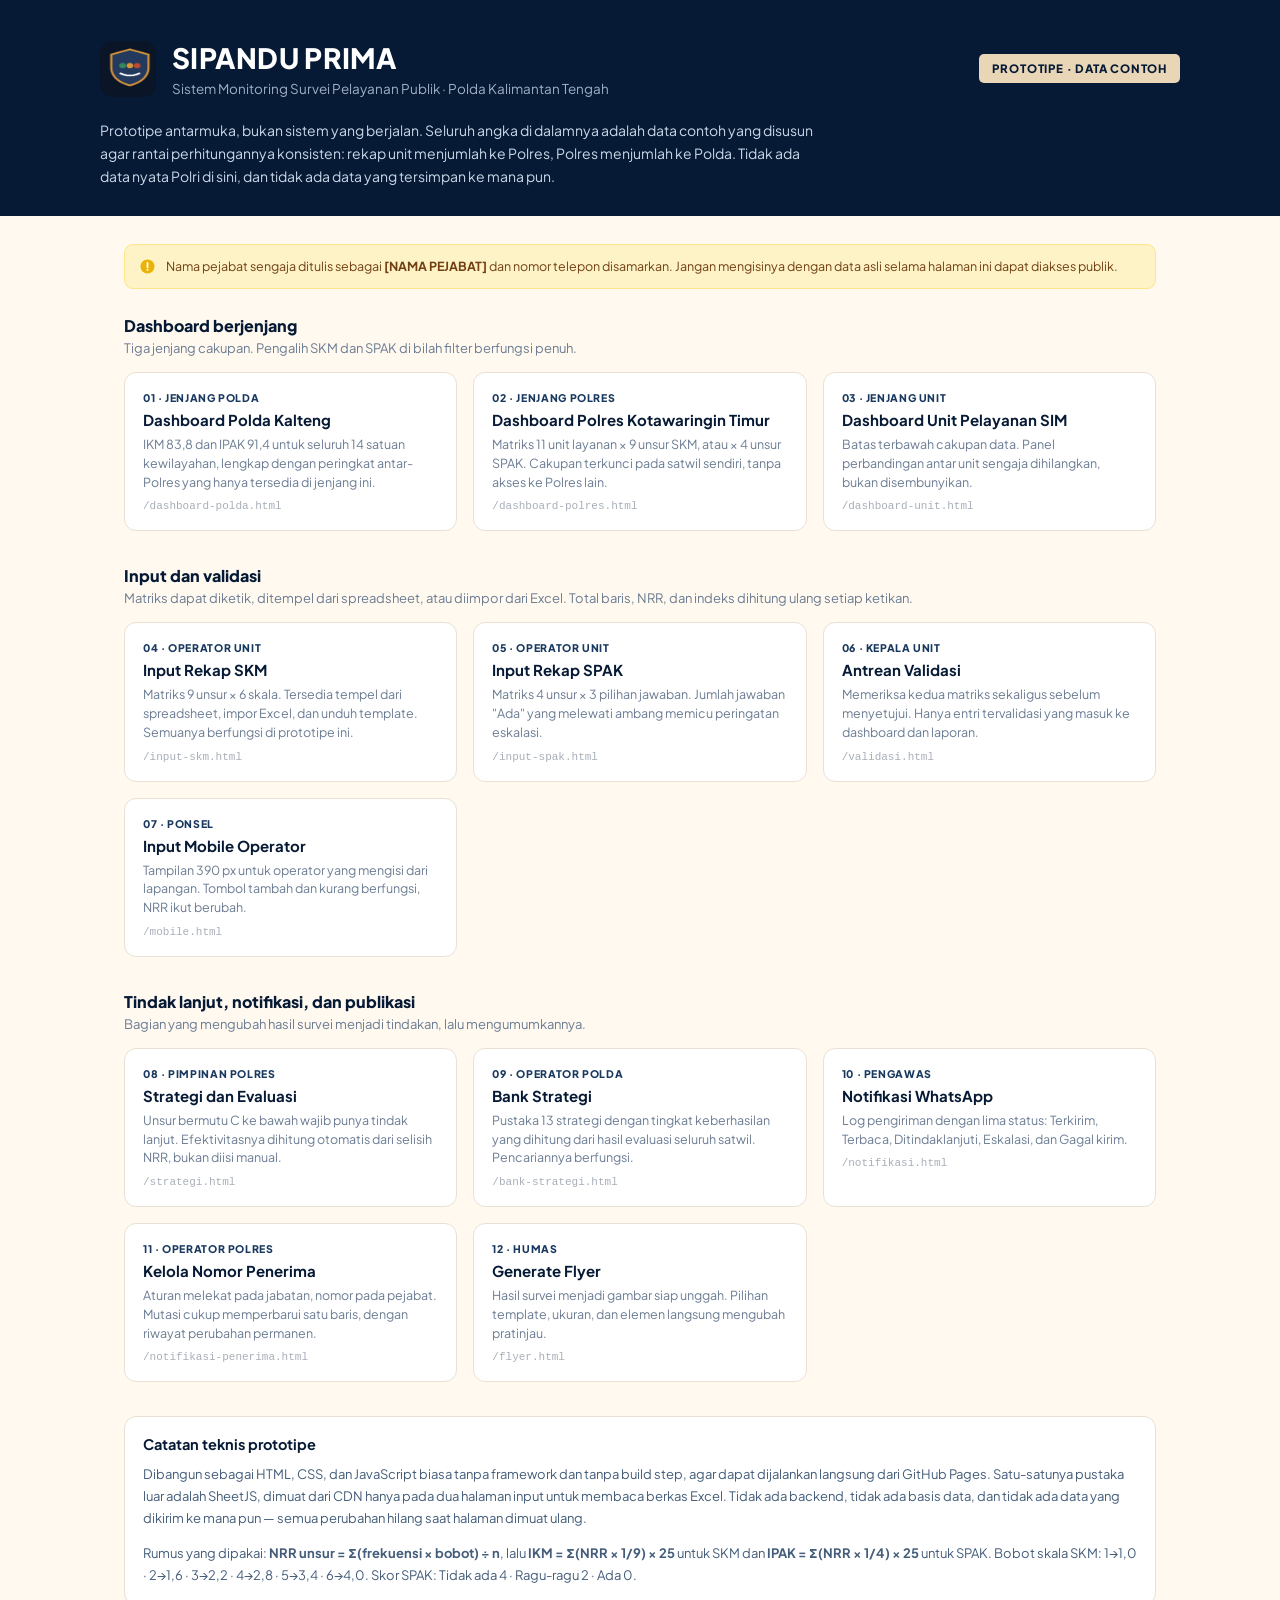
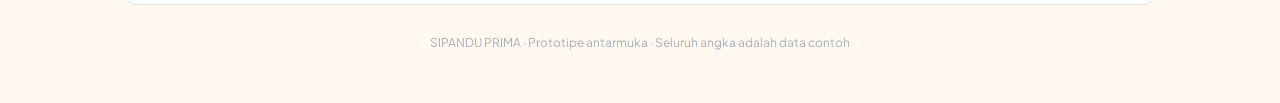
<file: index.html>
<!doctype html>
<html lang="id">
<head>
<meta charset="utf-8">
<meta name="viewport" content="width=device-width, initial-scale=1">
<title>SIPANDU PRIMA — Prototipe Sistem Monitoring Survei</title>
<meta name="description" content="Prototipe antarmuka sistem monitoring survei pelayanan publik Polda Kalimantan Tengah. Seluruh angka adalah data contoh.">
<meta name="robots" content="noindex, nofollow">
<link rel="icon" href="assets/img/logo.png">
<link rel="preconnect" href="https://fonts.googleapis.com">
<link rel="preconnect" href="https://fonts.gstatic.com" crossorigin>
<link rel="stylesheet" href="https://fonts.googleapis.com/css2?family=Plus+Jakarta+Sans:wght@400;500;600;700;800&display=swap">
<link rel="stylesheet" href="assets/css/app.css">
</head>
<body>

<div class="hero-idx">
  <div style="max-width:1080px;margin:0 auto">
    <div style="display:flex;align-items:center;gap:16px;flex-wrap:wrap">
      <img src="assets/img/logo.png" alt="" style="width:56px;height:56px;border-radius:12px">
      <div>
        <h1 style="margin:0;font-size:28px;font-weight:800;letter-spacing:.01em">SIPANDU PRIMA</h1>
        <div style="font-size:13.5px;color:#9FB0C6;margin-top:5px">Sistem Monitoring Survei Pelayanan Publik · Polda Kalimantan Tengah</div>
      </div>
      <span class="grow"></span>
      <span class="badge-demo" style="font-size:11.5px;padding:7px 13px">PROTOTIPE · DATA CONTOH</span>
    </div>
    <p style="max-width:720px;font-size:14px;color:#C9D8E8;line-height:1.65;margin:22px 0 0">
      Prototipe antarmuka, bukan sistem yang berjalan. Seluruh angka di dalamnya adalah data contoh
      yang disusun agar rantai perhitungannya konsisten: rekap unit menjumlah ke Polres, Polres menjumlah ke Polda.
      Tidak ada data nyata Polri di sini, dan tidak ada data yang tersimpan ke mana pun.
    </p>
  </div>
</div>

<main style="max-width:1080px;margin:0 auto;padding:28px 24px 48px">

  <div class="note warn" style="margin-bottom:26px">
    <svg width="17" height="17" viewBox="0 0 16 16" fill="none" aria-hidden="true"><circle cx="8" cy="8" r="6.6" fill="#EAB308"/><path d="M8 4.7v4" stroke="#fff" stroke-width="1.7" stroke-linecap="round"/><circle cx="8" cy="11.1" r=".95" fill="#fff"/></svg>
    <div>Nama pejabat sengaja ditulis sebagai <b>[NAMA PEJABAT]</b> dan nomor telepon disamarkan. Jangan mengisinya dengan data asli selama halaman ini dapat diakses publik.</div>
  </div>

  <h2 style="font-size:16px;font-weight:800;margin:0 0 4px">Dashboard berjenjang</h2>
  <div style="font-size:13px;color:var(--muted);margin-bottom:16px">Tiga jenjang cakupan. Pengalih SKM dan SPAK di bilah filter berfungsi penuh.</div>
  <div class="idx-grid" style="margin-bottom:34px">

    <a class="card idx-card" href="dashboard-polda.html">
      <div class="n">01 · JENJANG POLDA</div>
      <div class="t">Dashboard Polda Kalteng</div>
      <div class="d">IKM 83,8 dan IPAK 91,4 untuk seluruh 14 satuan kewilayahan, lengkap dengan peringkat antar-Polres yang hanya tersedia di jenjang ini.</div>
      <div class="r">/dashboard-polda.html</div>
    </a>

    <a class="card idx-card" href="dashboard-polres.html">
      <div class="n">02 · JENJANG POLRES</div>
      <div class="t">Dashboard Polres Kotawaringin Timur</div>
      <div class="d">Matriks 11 unit layanan × 9 unsur SKM, atau × 4 unsur SPAK. Cakupan terkunci pada satwil sendiri, tanpa akses ke Polres lain.</div>
      <div class="r">/dashboard-polres.html</div>
    </a>

    <a class="card idx-card" href="dashboard-unit.html">
      <div class="n">03 · JENJANG UNIT</div>
      <div class="t">Dashboard Unit Pelayanan SIM</div>
      <div class="d">Batas terbawah cakupan data. Panel perbandingan antar unit sengaja dihilangkan, bukan disembunyikan.</div>
      <div class="r">/dashboard-unit.html</div>
    </a>
  </div>

  <h2 style="font-size:16px;font-weight:800;margin:0 0 4px">Input dan validasi</h2>
  <div style="font-size:13px;color:var(--muted);margin-bottom:16px">Matriks dapat diketik, ditempel dari spreadsheet, atau diimpor dari Excel. Total baris, NRR, dan indeks dihitung ulang setiap ketikan.</div>
  <div class="idx-grid" style="margin-bottom:34px">

    <a class="card idx-card" href="input-skm.html">
      <div class="n">04 · OPERATOR UNIT</div>
      <div class="t">Input Rekap SKM</div>
      <div class="d">Matriks 9 unsur × 6 skala. Tersedia tempel dari spreadsheet, impor Excel, dan unduh template. Semuanya berfungsi di prototipe ini.</div>
      <div class="r">/input-skm.html</div>
    </a>

    <a class="card idx-card" href="input-spak.html">
      <div class="n">05 · OPERATOR UNIT</div>
      <div class="t">Input Rekap SPAK</div>
      <div class="d">Matriks 4 unsur × 3 pilihan jawaban. Jumlah jawaban "Ada" yang melewati ambang memicu peringatan eskalasi.</div>
      <div class="r">/input-spak.html</div>
    </a>

    <a class="card idx-card" href="validasi.html">
      <div class="n">06 · KEPALA UNIT</div>
      <div class="t">Antrean Validasi</div>
      <div class="d">Memeriksa kedua matriks sekaligus sebelum menyetujui. Hanya entri tervalidasi yang masuk ke dashboard dan laporan.</div>
      <div class="r">/validasi.html</div>
    </a>

    <a class="card idx-card" href="mobile.html">
      <div class="n">07 · PONSEL</div>
      <div class="t">Input Mobile Operator</div>
      <div class="d">Tampilan 390 px untuk operator yang mengisi dari lapangan. Tombol tambah dan kurang berfungsi, NRR ikut berubah.</div>
      <div class="r">/mobile.html</div>
    </a>
  </div>

  <h2 style="font-size:16px;font-weight:800;margin:0 0 4px">Tindak lanjut, notifikasi, dan publikasi</h2>
  <div style="font-size:13px;color:var(--muted);margin-bottom:16px">Bagian yang mengubah hasil survei menjadi tindakan, lalu mengumumkannya.</div>
  <div class="idx-grid" style="margin-bottom:34px">

    <a class="card idx-card" href="strategi.html">
      <div class="n">08 · PIMPINAN POLRES</div>
      <div class="t">Strategi dan Evaluasi</div>
      <div class="d">Unsur bermutu C ke bawah wajib punya tindak lanjut. Efektivitasnya dihitung otomatis dari selisih NRR, bukan diisi manual.</div>
      <div class="r">/strategi.html</div>
    </a>

    <a class="card idx-card" href="bank-strategi.html">
      <div class="n">09 · OPERATOR POLDA</div>
      <div class="t">Bank Strategi</div>
      <div class="d">Pustaka 13 strategi dengan tingkat keberhasilan yang dihitung dari hasil evaluasi seluruh satwil. Pencariannya berfungsi.</div>
      <div class="r">/bank-strategi.html</div>
    </a>

    <a class="card idx-card" href="notifikasi.html">
      <div class="n">10 · PENGAWAS</div>
      <div class="t">Notifikasi WhatsApp</div>
      <div class="d">Log pengiriman dengan lima status: Terkirim, Terbaca, Ditindaklanjuti, Eskalasi, dan Gagal kirim.</div>
      <div class="r">/notifikasi.html</div>
    </a>

    <a class="card idx-card" href="notifikasi-penerima.html">
      <div class="n">11 · OPERATOR POLRES</div>
      <div class="t">Kelola Nomor Penerima</div>
      <div class="d">Aturan melekat pada jabatan, nomor pada pejabat. Mutasi cukup memperbarui satu baris, dengan riwayat perubahan permanen.</div>
      <div class="r">/notifikasi-penerima.html</div>
    </a>

    <a class="card idx-card" href="flyer.html">
      <div class="n">12 · HUMAS</div>
      <div class="t">Generate Flyer</div>
      <div class="d">Hasil survei menjadi gambar siap unggah. Pilihan template, ukuran, dan elemen langsung mengubah pratinjau.</div>
      <div class="r">/flyer.html</div>
    </a>
  </div>

  <div class="card pad">
    <div class="card-title">Catatan teknis prototipe</div>
    <div style="font-size:13px;color:var(--slate-500);line-height:1.7;margin-top:10px">
      Dibangun sebagai HTML, CSS, dan JavaScript biasa tanpa framework dan tanpa build step, agar dapat dijalankan
      langsung dari GitHub Pages. Satu-satunya pustaka luar adalah SheetJS, dimuat dari CDN hanya pada dua halaman input
      untuk membaca berkas Excel. Tidak ada backend, tidak ada basis data, dan tidak ada data yang dikirim ke mana pun —
      semua perubahan hilang saat halaman dimuat ulang.
    </div>
    <div style="font-size:13px;color:var(--slate-500);line-height:1.7;margin-top:12px">
      Rumus yang dipakai: <b>NRR unsur = Σ(frekuensi × bobot) ÷ n</b>, lalu <b>IKM = Σ(NRR × 1/9) × 25</b> untuk SKM
      dan <b>IPAK = Σ(NRR × 1/4) × 25</b> untuk SPAK. Bobot skala SKM: 1→1,0 · 2→1,6 · 3→2,2 · 4→2,8 · 5→3,4 · 6→4,0.
      Skor SPAK: Tidak ada 4 · Ragu-ragu 2 · Ada 0.
    </div>
  </div>

  <div style="text-align:center;font-size:12px;color:var(--muted-2);margin-top:30px">
    SIPANDU PRIMA · Prototipe antarmuka · Seluruh angka adalah data contoh
  </div>

</main>
</body>
</html>
</file>
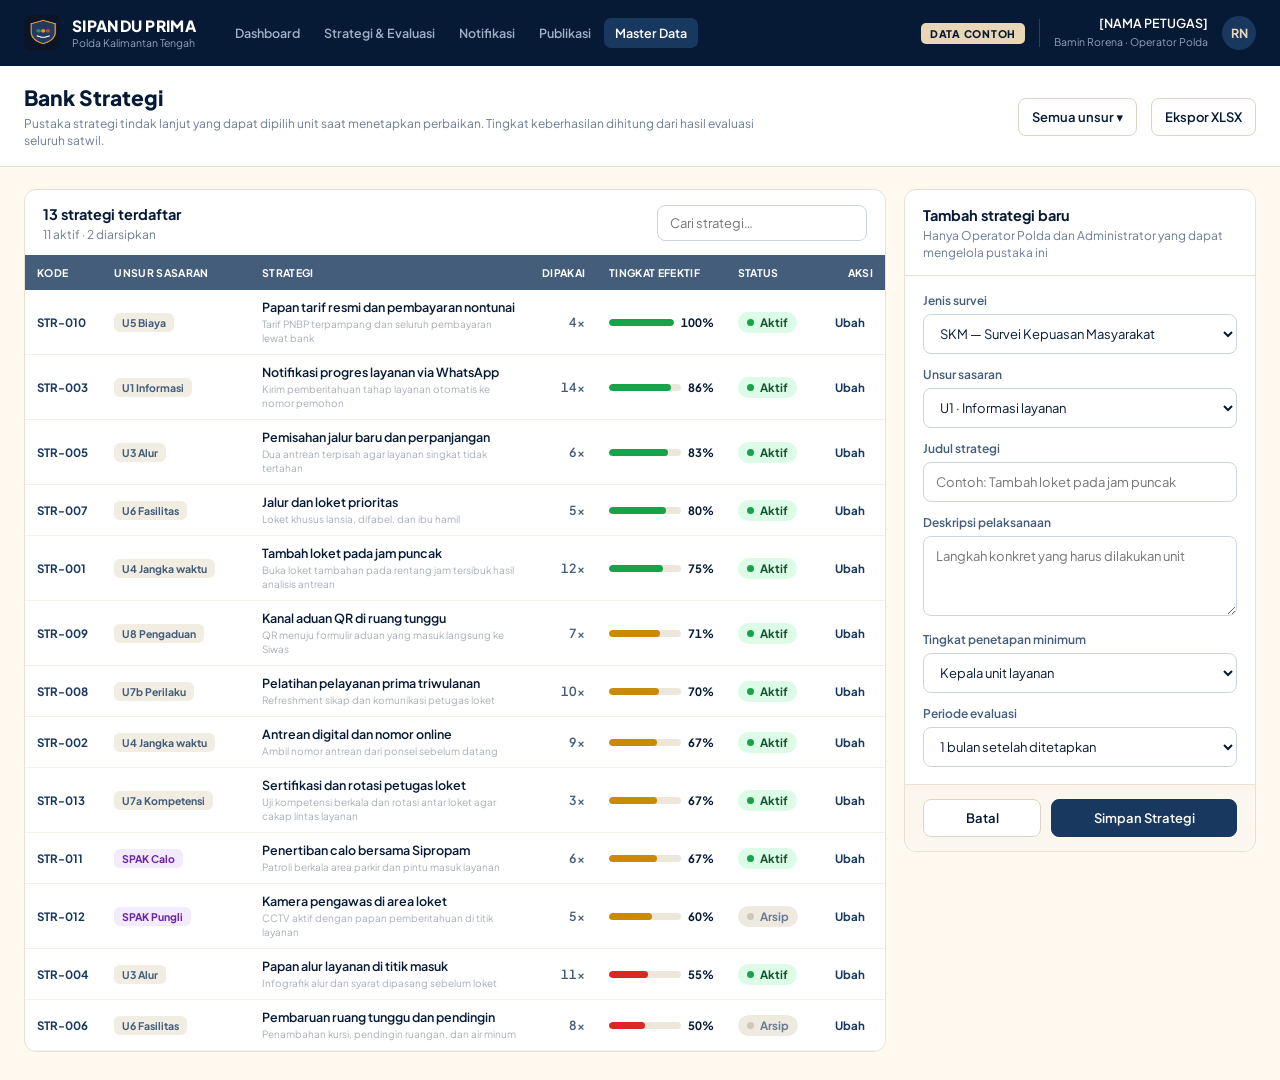
<file: bank-strategi.html>
<!doctype html>
<html lang="id">
<head>
<meta charset="utf-8">
<meta name="viewport" content="width=device-width, initial-scale=1">
<title>Bank Strategi — SIPANDU PRIMA</title>
<meta name="description" content="Pustaka strategi tindak lanjut yang dapat dipilih unit dan dipakai ulang antar satwil.">
<link rel="icon" href="assets/img/logo.png">
<link rel="preconnect" href="https://fonts.googleapis.com">
<link rel="preconnect" href="https://fonts.gstatic.com" crossorigin>
<link rel="stylesheet" href="https://fonts.googleapis.com/css2?family=Plus+Jakarta+Sans:wght@400;500;600;700;800&display=swap">
<link rel="stylesheet" href="assets/css/app.css">
</head>
<body>
<div class="scroller"><div class="desk">
<div id="app-topbar"></div>

<div class="pagehead">
  <div>
    <h1>Bank Strategi</h1>
    <div class="sub">Pustaka strategi tindak lanjut yang dapat dipilih unit saat menetapkan perbaikan. Tingkat keberhasilan dihitung dari hasil evaluasi seluruh satwil.</div>
  </div>
  <span class="grow"></span>
  <button type="button" class="btn">Semua unsur ▾</button>
  <button type="button" class="btn">Ekspor XLSX</button>
</div>

<main class="page">
<div class="row">

  <div class="card grow" style="min-width:0">
    <div class="card-head">
      <div><div class="card-title" id="bs-count"></div><div class="card-sub" id="bs-sub"></div></div>
      <span class="grow"></span>
      <input type="search" class="fld" id="cari" placeholder="Cari strategi…" aria-label="Cari strategi" style="width:210px;height:36px">
    </div>
    <div class="tbl-wrap"><table class="tbl">
      <thead><tr>
        <th style="width:80px">KODE</th><th style="width:150px">UNSUR SASARAN</th>
        <th style="min-width:280px">STRATEGI</th><th class="r">DIPAKAI</th>
        <th style="width:130px">TINGKAT EFEKTIF</th><th style="width:90px">STATUS</th><th class="r">AKSI</th>
      </tr></thead>
      <tbody id="rows"></tbody>
    </table></div>
  </div>

  <div class="card" style="width:352px;flex-shrink:0;align-self:flex-start">
    <div style="padding:16px 18px 13px;border-bottom:1px solid var(--border)">
      <div class="card-title">Tambah strategi baru</div>
      <div class="card-sub">Hanya Operator Polda dan Administrator yang dapat mengelola pustaka ini</div>
    </div>
    <div style="padding:17px 18px;display:flex;flex-direction:column;gap:13px">
      <div><label class="lbl" for="b-survei">Jenis survei</label>
        <select class="fld" id="b-survei">
          <option>SKM — Survei Kepuasan Masyarakat</option>
          <option>SPAK — Survei Persepsi Anti Korupsi</option>
        </select></div>
      <div><label class="lbl" for="b-unsur">Unsur sasaran</label>
        <select class="fld" id="b-unsur"></select></div>
      <div><label class="lbl" for="b-judul">Judul strategi</label>
        <input class="fld" id="b-judul" type="text" placeholder="Contoh: Tambah loket pada jam puncak"></div>
      <div><label class="lbl" for="b-desk">Deskripsi pelaksanaan</label>
        <textarea class="fld" id="b-desk" rows="3" placeholder="Langkah konkret yang harus dilakukan unit"></textarea></div>
      <div><label class="lbl" for="b-level">Tingkat penetapan minimum</label>
        <select class="fld" id="b-level"><option>Kepala unit layanan</option><option>Kepala satuan fungsi</option><option>Kapolres</option></select></div>
      <div><label class="lbl" for="b-periode">Periode evaluasi</label>
        <select class="fld" id="b-periode"><option>1 bulan setelah ditetapkan</option><option>1 triwulan setelah ditetapkan</option></select></div>
    </div>
    <div style="padding:14px 18px;background:#FBF7EF;border-top:1px solid var(--border);display:flex;gap:10px;border-radius:0 0 12px 12px">
      <button type="button" class="btn grow" style="justify-content:center">Batal</button>
      <button type="button" class="btn p grow" style="justify-content:center">Simpan Strategi</button>
    </div>
  </div>

</div>
</main>
</div></div>

<script src="assets/js/data.js"></script>
<script src="assets/js/app.js"></script>
<script>
SP.mount(SP.topbar({ nav:'bank-strategi.html', who:'[NAMA PETUGAS]', role:'Bamin Rorena · Operator Polda', ini:'RN' }));

SP.el('b-unsur').innerHTML = DATA.UNSUR_SKM.map(function(u){
  return '<option>'+u.kode+' · '+u.nama+'</option>';
}).join('');

function draw(filter){
  var f = (filter||'').toLowerCase();
  var rows = DATA.BANK.filter(function(x){
    return !f || (x[0]+' '+x[1]+' '+x[3]+' '+x[4]).toLowerCase().indexOf(f) > -1;
  });
  SP.el('rows').innerHTML = rows.map(function(x){
    var bar = x[6] >= 75 ? 'var(--a)' : x[6] >= 60 ? 'var(--c)' : 'var(--d)';
    return '<tr>'+
      '<td style="font-weight:700;color:var(--navy-700);font-size:11.5px">'+x[0]+'</td>'+
      '<td><span class="tag'+(x[2]==='spak'?' spak':'')+'">'+x[1]+'</span></td>'+
      '<td><div style="font-weight:600">'+x[3]+'</div><div class="t2" style="line-height:1.4">'+x[4]+'</div></td>'+
      '<td class="r num" style="color:var(--slate-500);font-weight:600">'+x[5]+'×</td>'+
      '<td><div style="display:flex;align-items:center;gap:7px">'+
        '<div class="meter grow"><i style="width:'+x[6]+'%;background:'+bar+'"></i></div>'+
        '<b class="num" style="font-size:11.5px">'+x[6]+'%</b></div></td>'+
      '<td><span class="pill '+(x[7]==='Aktif'?'p-act':'p-off')+'"><i></i>'+x[7]+'</span></td>'+
      '<td class="r"><button type="button" class="btn-xs">Ubah</button></td>'+
      '</tr>';
  }).join('');
  var aktif = rows.filter(function(x){ return x[7]==='Aktif'; }).length;
  SP.el('bs-count').textContent = rows.length + ' strategi terdaftar';
  SP.el('bs-sub').textContent = aktif + ' aktif · ' + (rows.length-aktif) + ' diarsipkan';
}
draw();
SP.el('cari').addEventListener('input', function(){ draw(this.value); });
</script>
</body>
</html>
</file>
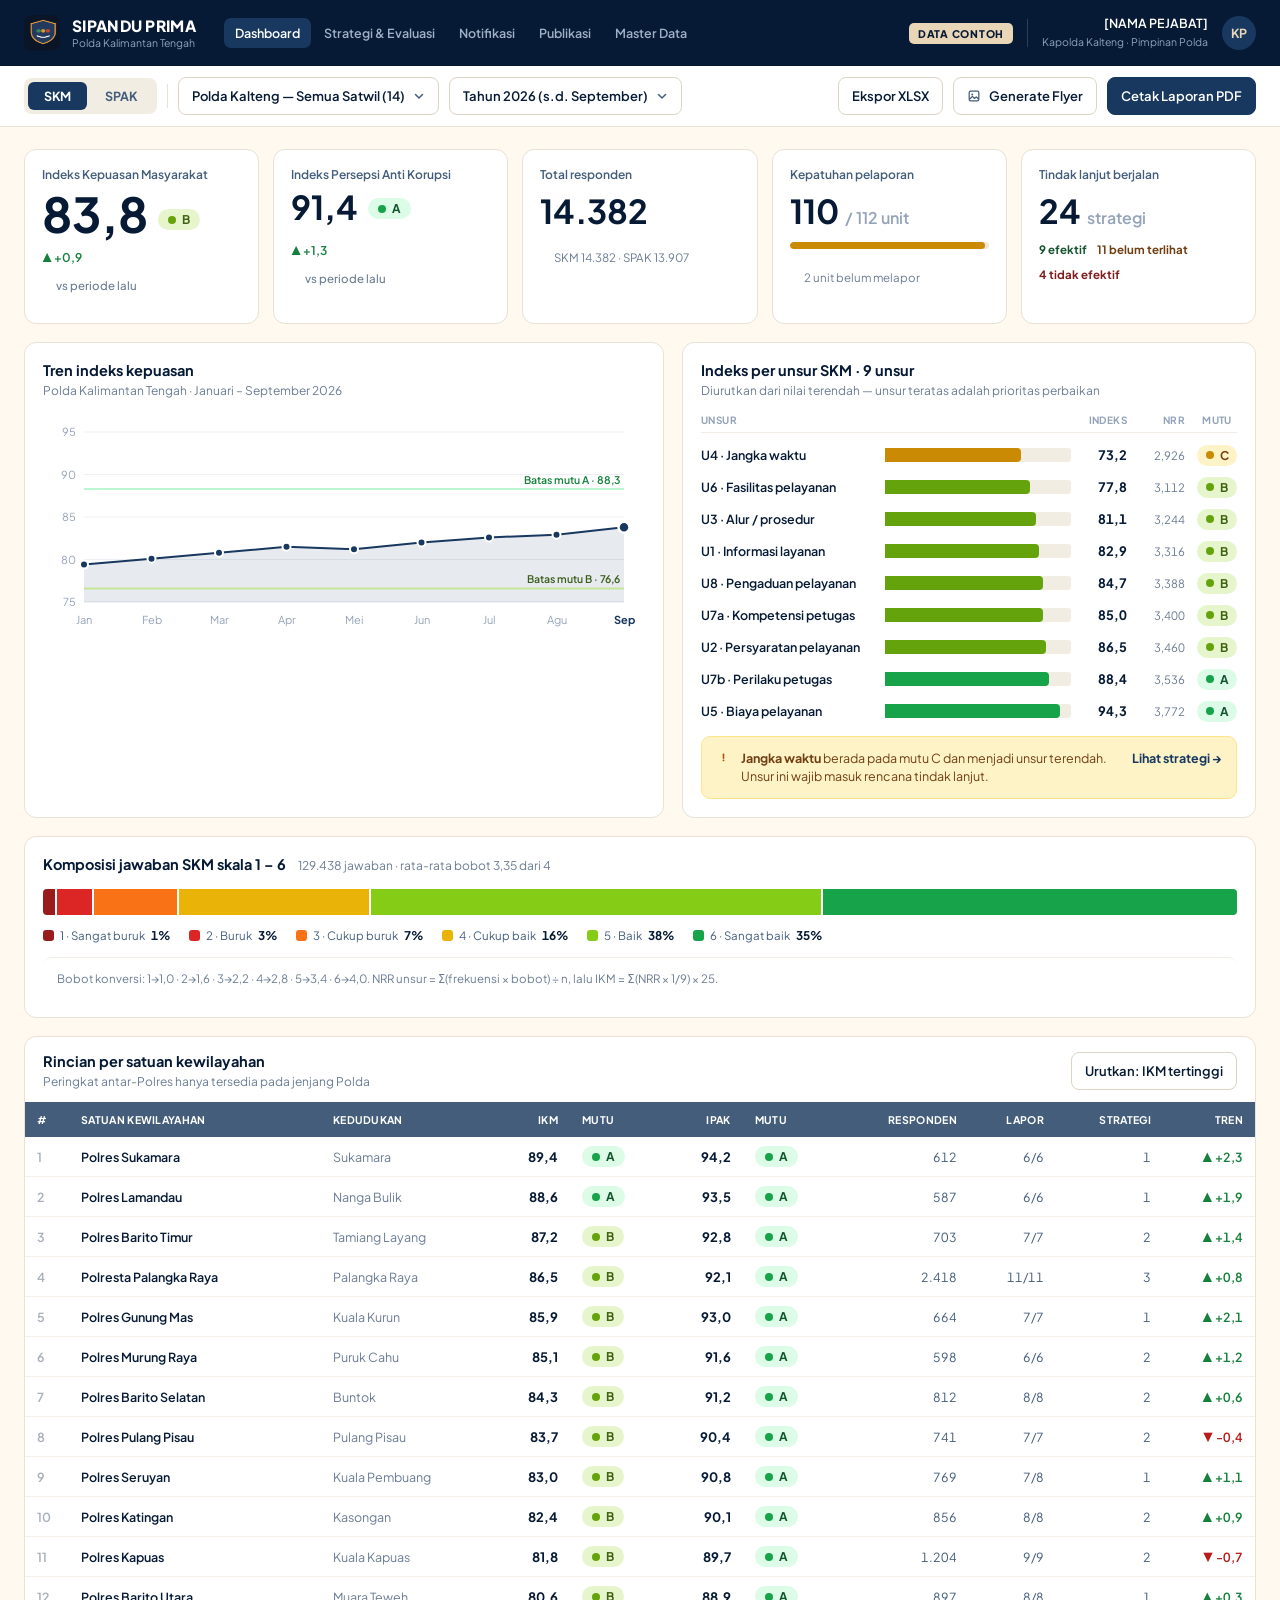
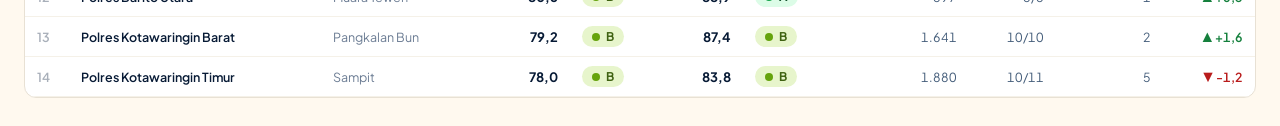
<file: dashboard-polda.html>
<!doctype html>
<html lang="id">
<head>
<meta charset="utf-8">
<meta name="viewport" content="width=device-width, initial-scale=1">
<title>Dashboard Polda Kalteng — SIPANDU PRIMA</title>
<meta name="description" content="Prototipe dashboard jenjang Polda: IKM, IPAK, tren, dan rincian 14 satuan kewilayahan.">
<link rel="icon" href="assets/img/logo.png">
<link rel="preconnect" href="https://fonts.googleapis.com">
<link rel="preconnect" href="https://fonts.gstatic.com" crossorigin>
<link rel="stylesheet" href="https://fonts.googleapis.com/css2?family=Plus+Jakarta+Sans:wght@400;500;600;700;800&display=swap">
<link rel="stylesheet" href="assets/css/app.css">
</head>
<body>
<div class="scroller">
  <div class="desk">
    <div id="app-topbar"></div>
    <div class="filterbar" id="filterbar"></div>
    <main class="page" id="page"></main>
  </div>
</div>
<script src="assets/js/data.js"></script>
<script src="assets/js/app.js"></script>
<script src="assets/js/dashboard.js"></script>
<script>renderDashboard('polda');</script>
</body>
</html>
</file>
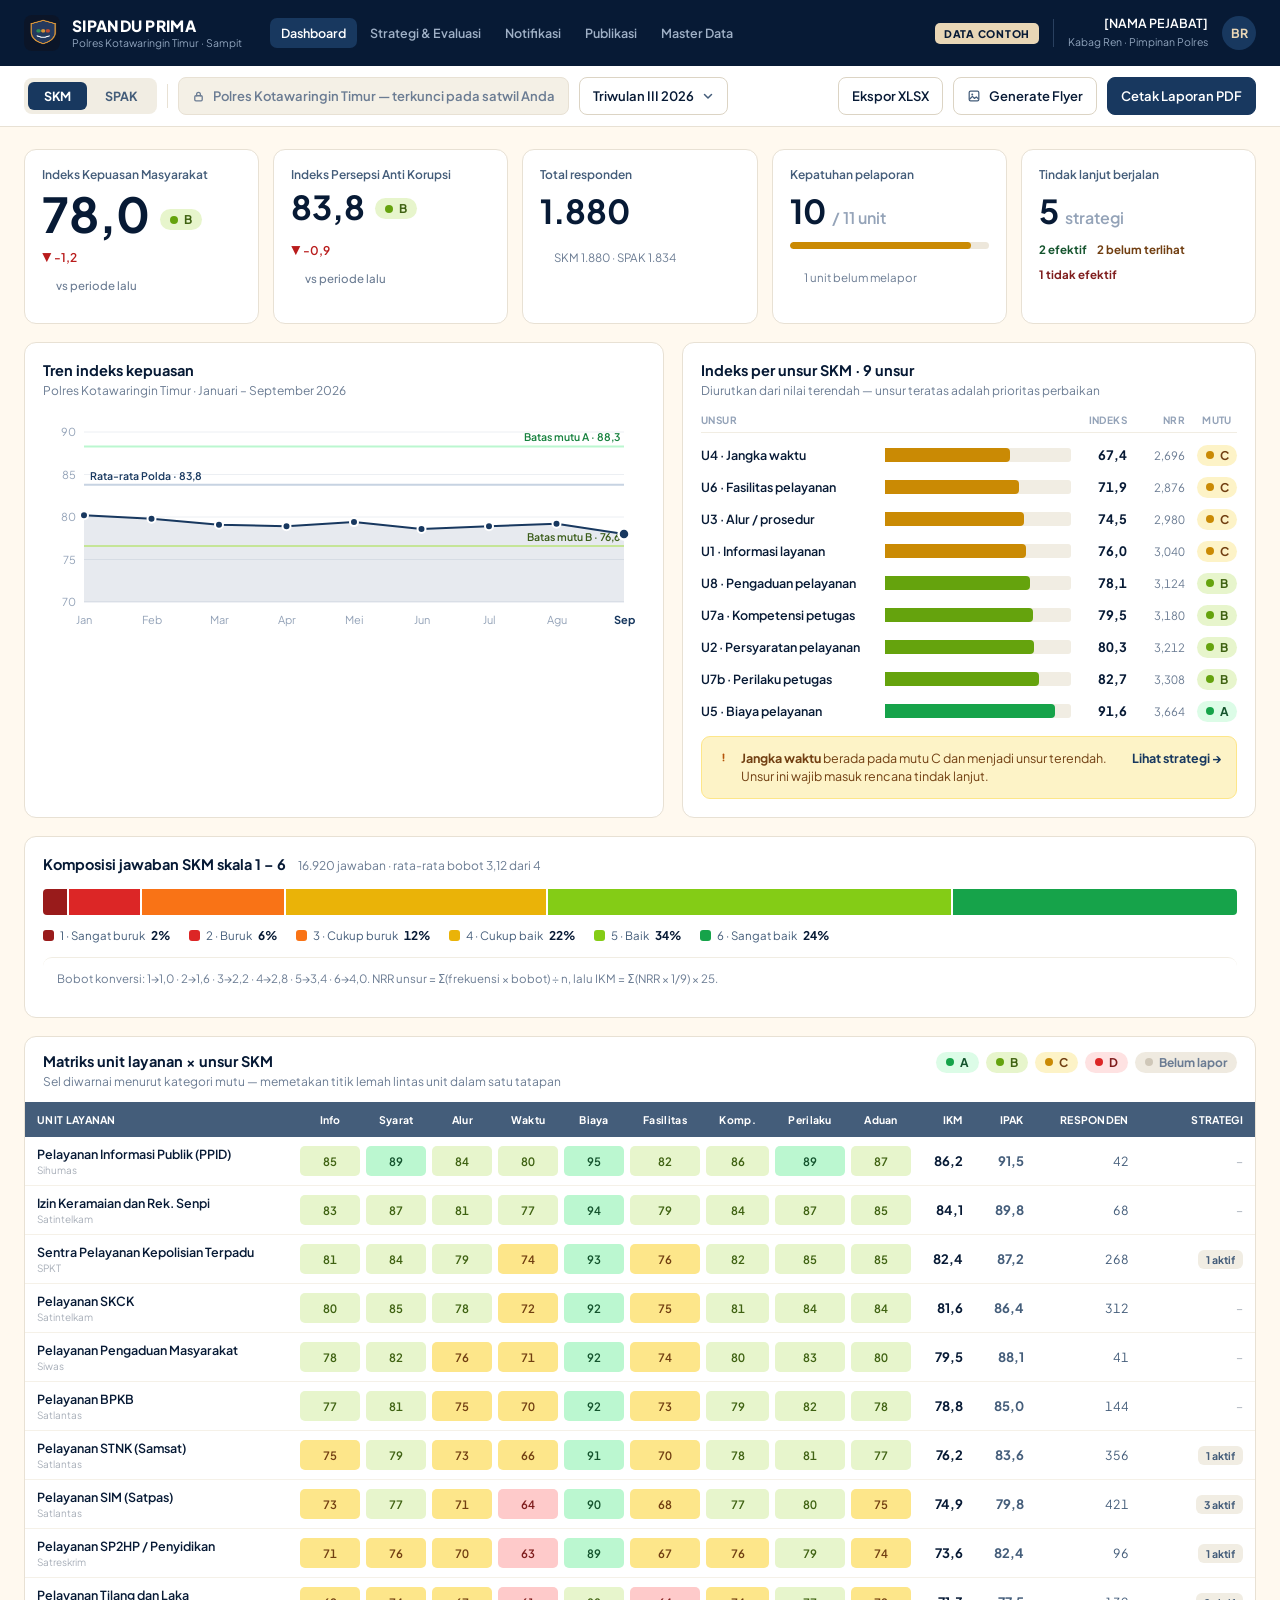
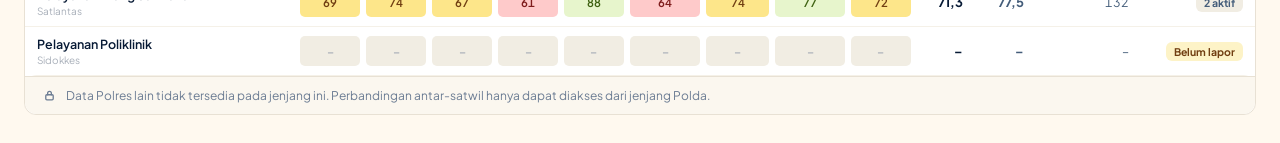
<file: dashboard-polres.html>
<!doctype html>
<html lang="id">
<head>
<meta charset="utf-8">
<meta name="viewport" content="width=device-width, initial-scale=1">
<title>Dashboard Polres Kotawaringin Timur — SIPANDU PRIMA</title>
<meta name="description" content="Prototipe dashboard jenjang Polres: matriks unit layanan × unsur, dengan cakupan terkunci pada satwil sendiri.">
<link rel="icon" href="assets/img/logo.png">
<link rel="preconnect" href="https://fonts.googleapis.com">
<link rel="preconnect" href="https://fonts.gstatic.com" crossorigin>
<link rel="stylesheet" href="https://fonts.googleapis.com/css2?family=Plus+Jakarta+Sans:wght@400;500;600;700;800&display=swap">
<link rel="stylesheet" href="assets/css/app.css">
</head>
<body>
<div class="scroller">
  <div class="desk">
    <div id="app-topbar"></div>
    <div class="filterbar" id="filterbar"></div>
    <main class="page" id="page"></main>
  </div>
</div>
<script src="assets/js/data.js"></script>
<script src="assets/js/app.js"></script>
<script src="assets/js/dashboard.js"></script>
<script>renderDashboard('polres');</script>
</body>
</html>
</file>
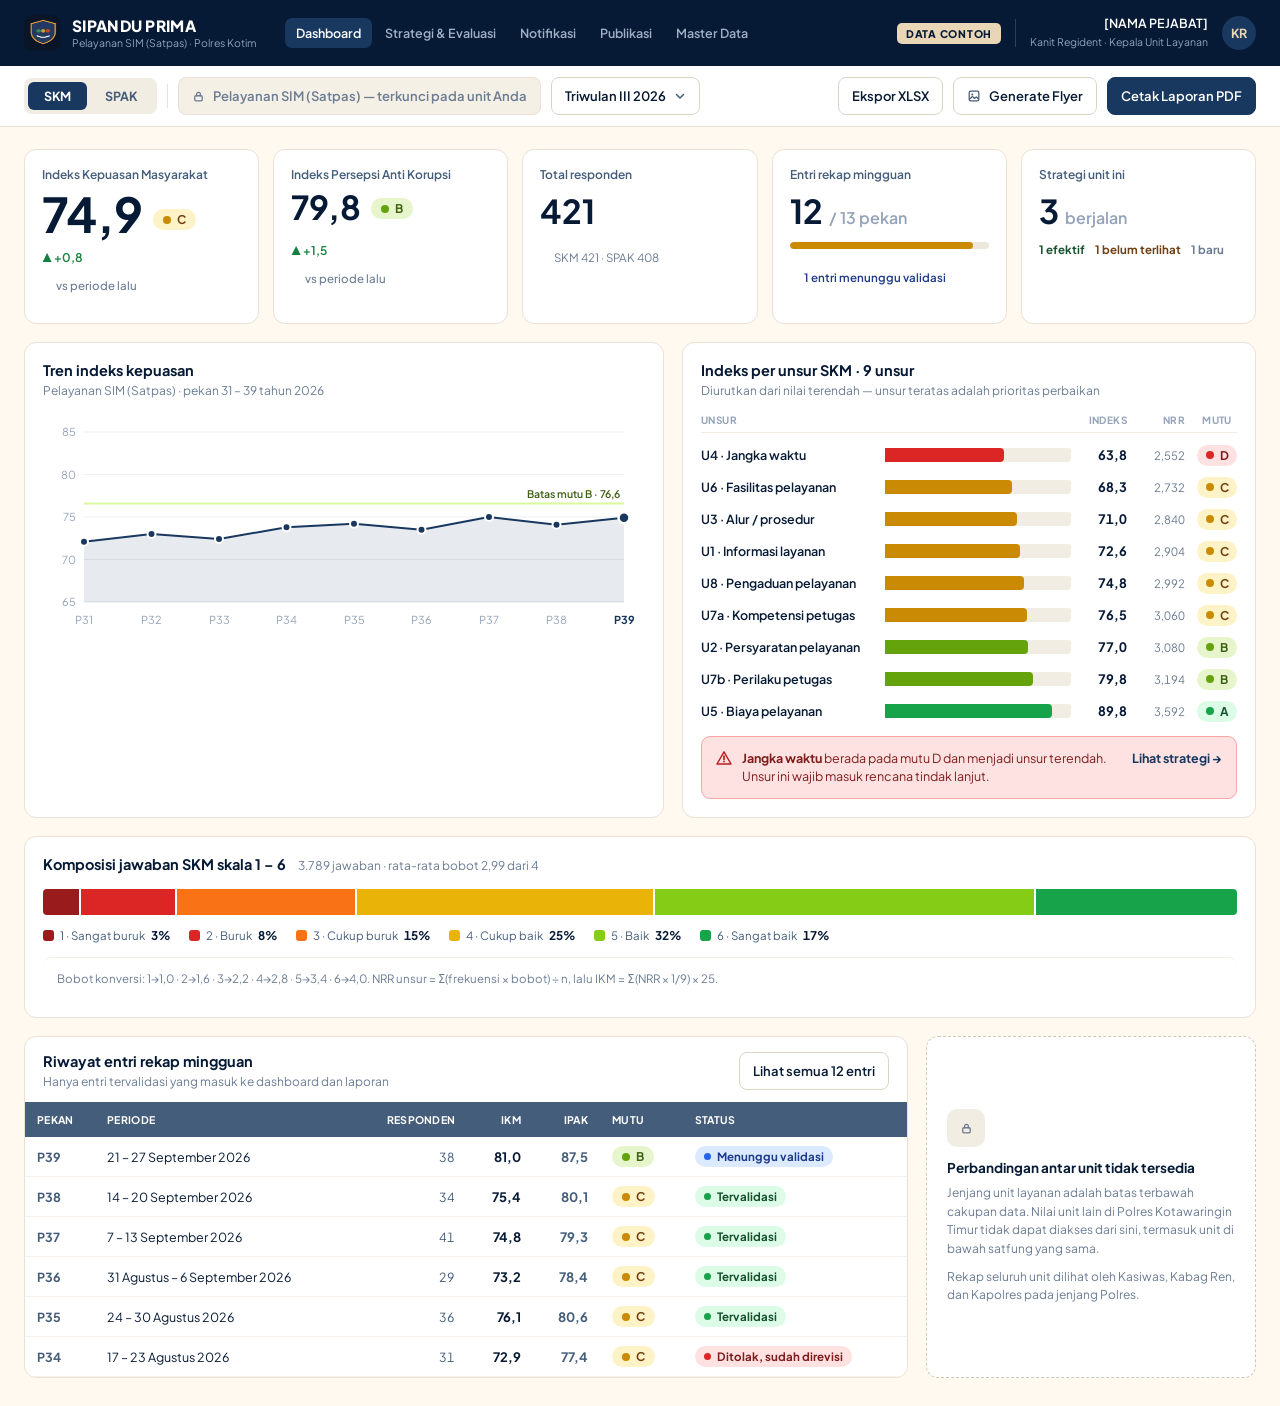
<file: dashboard-unit.html>
<!doctype html>
<html lang="id">
<head>
<meta charset="utf-8">
<meta name="viewport" content="width=device-width, initial-scale=1">
<title>Dashboard Unit Pelayanan SIM — SIPANDU PRIMA</title>
<meta name="description" content="Prototipe dashboard jenjang unit layanan: batas terbawah cakupan data, tanpa perbandingan antar unit.">
<link rel="icon" href="assets/img/logo.png">
<link rel="preconnect" href="https://fonts.googleapis.com">
<link rel="preconnect" href="https://fonts.gstatic.com" crossorigin>
<link rel="stylesheet" href="https://fonts.googleapis.com/css2?family=Plus+Jakarta+Sans:wght@400;500;600;700;800&display=swap">
<link rel="stylesheet" href="assets/css/app.css">
</head>
<body>
<div class="scroller">
  <div class="desk">
    <div id="app-topbar"></div>
    <div class="filterbar" id="filterbar"></div>
    <main class="page" id="page"></main>
  </div>
</div>
<script src="assets/js/data.js"></script>
<script src="assets/js/app.js"></script>
<script src="assets/js/dashboard.js"></script>
<script>renderDashboard('unit');</script>
</body>
</html>
</file>
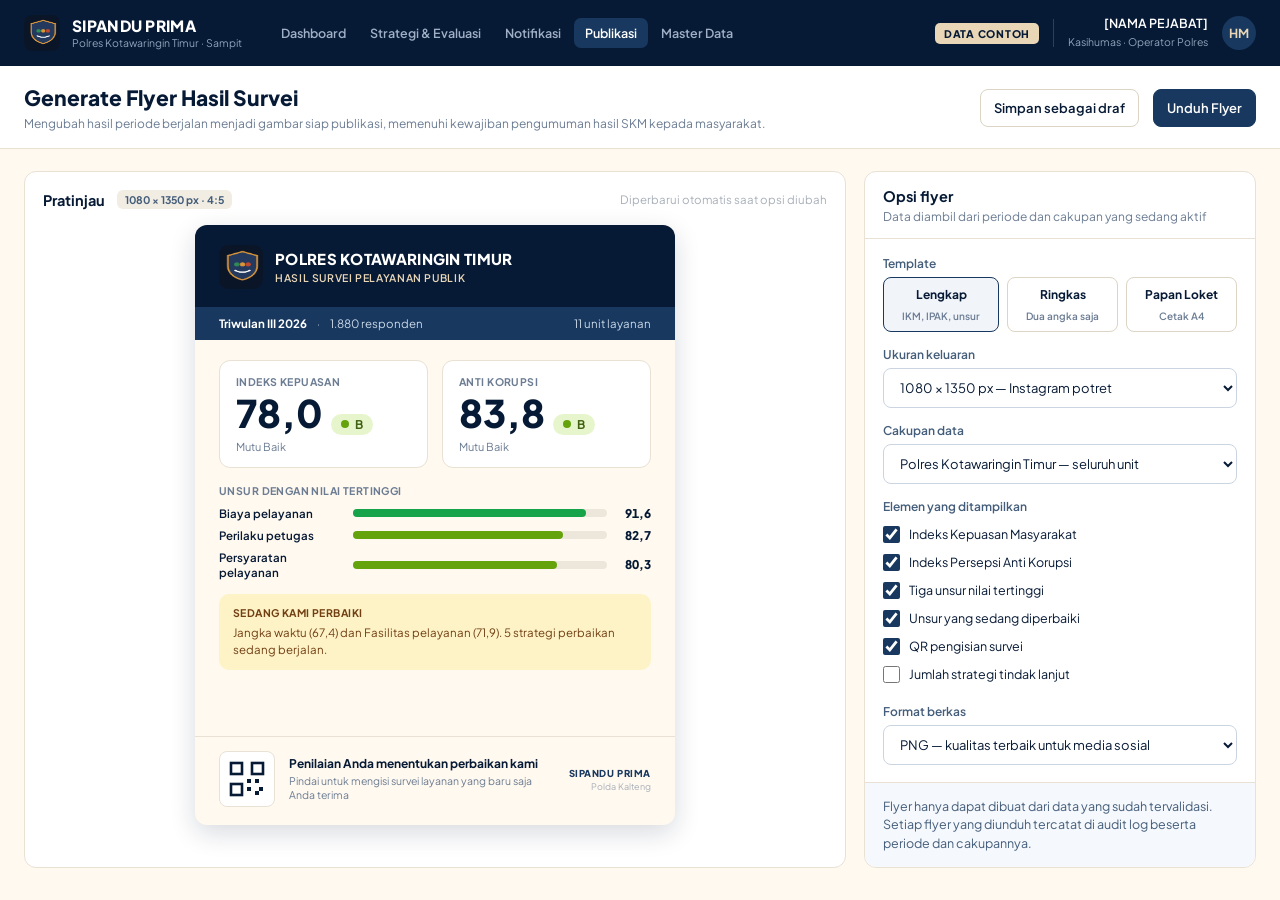
<file: flyer.html>
<!doctype html>
<html lang="id">
<head>
<meta charset="utf-8">
<meta name="viewport" content="width=device-width, initial-scale=1">
<title>Generate Flyer Hasil Survei — SIPANDU PRIMA</title>
<meta name="description" content="Mengubah hasil survei periode berjalan menjadi gambar siap publikasi.">
<link rel="icon" href="assets/img/logo.png">
<link rel="preconnect" href="https://fonts.googleapis.com">
<link rel="preconnect" href="https://fonts.gstatic.com" crossorigin>
<link rel="stylesheet" href="https://fonts.googleapis.com/css2?family=Plus+Jakarta+Sans:wght@400;500;600;700;800&display=swap">
<link rel="stylesheet" href="assets/css/app.css">
<style>
.flyer { width:480px; background:var(--cream-50); border-radius:12px; overflow:hidden;
         display:flex; flex-direction:column; box-shadow:0 8px 26px rgba(7,26,53,.16); }
.flyer .fh { padding:20px 24px 18px; background:var(--navy-900); display:flex; align-items:center; gap:12px; }
.flyer .fp { padding:9px 24px; background:var(--navy-700); display:flex; align-items:center; gap:10px; flex-wrap:wrap; }
.flyer .fbox { padding:14px 16px; background:#fff; border:1px solid var(--border); border-radius:11px; flex:1 1 0; min-width:0; }
.flyer .fbar { height:8px; border-radius:999px; background:#EDE7DB; }
.flyer .fbar > i { display:block; height:8px; border-radius:999px; }
</style>
</head>
<body>
<div class="scroller"><div class="desk">
<div id="app-topbar"></div>

<div class="pagehead">
  <div>
    <h1>Generate Flyer Hasil Survei</h1>
    <div class="sub">Mengubah hasil periode berjalan menjadi gambar siap publikasi, memenuhi kewajiban pengumuman hasil SKM kepada masyarakat.</div>
  </div>
  <span class="grow"></span>
  <button type="button" class="btn">Simpan sebagai draf</button>
  <button type="button" class="btn p" id="btn-unduh">Unduh Flyer</button>
</div>

<main class="page">
<div class="row">

  <!-- Pratinjau -->
  <div class="card pad grow" style="display:flex;flex-direction:column;align-items:center;min-width:0">
    <div style="width:100%;display:flex;align-items:center;gap:12px;margin-bottom:16px;flex-wrap:wrap">
      <div class="card-title">Pratinjau</div>
      <span class="tag" id="tag-size">1080 × 1350 px · 4:5</span>
      <span class="grow"></span>
      <span style="font-size:11.5px;color:var(--muted-2)">Diperbarui otomatis saat opsi diubah</span>
    </div>

    <div class="flyer" id="flyer">
      <div class="fh">
        <img src="assets/img/logo.png" alt="" style="width:44px;height:44px;border-radius:9px;flex-shrink:0">
        <div style="flex-grow:1;min-width:0">
          <div style="font-size:15px;font-weight:800;color:#fff;letter-spacing:.02em;line-height:1.2" id="f-satker">POLRES KOTAWARINGIN TIMUR</div>
          <div style="font-size:10.5px;color:var(--sand-200);font-weight:600;letter-spacing:.06em;margin-top:3px">HASIL SURVEI PELAYANAN PUBLIK</div>
        </div>
      </div>

      <div class="fp">
        <span style="font-size:11.5px;font-weight:700;color:#fff">Triwulan III 2026</span>
        <span style="font-size:11px;color:#9FB6D1">·</span>
        <span style="font-size:11.5px;color:#C9D8E8" id="f-resp"></span>
        <span class="grow"></span>
        <span style="font-size:11.5px;color:#C9D8E8">11 unit layanan</span>
      </div>

      <div style="padding:20px 24px 0;display:flex;gap:14px" id="f-angka"></div>

      <div style="padding:16px 24px 0" id="f-top">
        <div style="font-size:10.5px;font-weight:700;color:var(--muted);letter-spacing:.04em">UNSUR DENGAN NILAI TERTINGGI</div>
        <div style="margin-top:9px;display:flex;flex-direction:column;gap:7px" id="f-top-bars"></div>
      </div>

      <div style="padding:14px 24px 0" id="f-fix">
        <div style="padding:12px 14px;background:var(--c-bg);border-radius:10px">
          <div style="font-size:10.5px;font-weight:700;color:var(--c-tx);letter-spacing:.04em">SEDANG KAMI PERBAIKI</div>
          <div style="font-size:11.5px;color:var(--c-tx);line-height:1.5;margin-top:5px" id="f-fix-txt"></div>
        </div>
      </div>

      <div style="padding:14px 24px 0" id="f-strat">
        <div style="padding:11px 14px;background:#F5F8FC;border:1px solid #DCE6F1;border-radius:10px;font-size:11.5px;color:var(--slate-500);line-height:1.5">
          <b>5 strategi tindak lanjut</b> sedang berjalan di 4 unit layanan pada periode ini.
        </div>
      </div>

      <div style="height:18px;flex-grow:1"></div>

      <div style="padding:14px 24px 18px;display:flex;align-items:center;gap:14px;border-top:1px solid var(--border)" id="f-qr">
        <div style="width:56px;height:56px;flex-shrink:0;background:#fff;border:1px solid var(--border);border-radius:8px;display:flex;align-items:center;justify-content:center">
          <svg width="40" height="40" viewBox="0 0 40 40" fill="none" aria-hidden="true">
            <rect x="4" y="4" width="11" height="11" stroke="#071A35" stroke-width="2.6"/>
            <rect x="25" y="4" width="11" height="11" stroke="#071A35" stroke-width="2.6"/>
            <rect x="4" y="25" width="11" height="11" stroke="#071A35" stroke-width="2.6"/>
            <rect x="20" y="20" width="4" height="4" fill="#071A35"/><rect x="28" y="20" width="4" height="4" fill="#071A35"/>
            <rect x="20" y="28" width="4" height="4" fill="#071A35"/><rect x="32" y="28" width="4" height="4" fill="#071A35"/>
            <rect x="28" y="32" width="4" height="4" fill="#071A35"/>
          </svg>
        </div>
        <div style="flex-grow:1;min-width:0">
          <div style="font-size:12px;font-weight:700">Penilaian Anda menentukan perbaikan kami</div>
          <div style="font-size:10.5px;color:var(--muted);margin-top:3px;line-height:1.4">Pindai untuk mengisi survei layanan yang baru saja Anda terima</div>
        </div>
        <div style="text-align:right;flex-shrink:0">
          <div style="font-size:9.5px;font-weight:800;color:var(--navy-700);letter-spacing:.06em">SIPANDU PRIMA</div>
          <div style="font-size:9px;color:var(--muted-2);margin-top:2px">Polda Kalteng</div>
        </div>
      </div>
    </div>
  </div>

  <!-- Opsi -->
  <div class="card" style="width:392px;flex-shrink:0;align-self:flex-start">
    <div style="padding:15px 18px 12px;border-bottom:1px solid var(--border)">
      <div class="card-title">Opsi flyer</div>
      <div class="card-sub">Data diambil dari periode dan cakupan yang sedang aktif</div>
    </div>
    <div style="padding:17px 18px;display:flex;flex-direction:column;gap:15px">

      <div>
        <span class="lbl">Template</span>
        <div style="display:flex;gap:8px" id="tmpl">
          <button type="button" class="btn grow on" data-t="lengkap" style="flex-direction:column;height:auto;padding:9px 6px;justify-content:center">
            <b style="font-size:12px">Lengkap</b><span style="font-size:10px;color:var(--muted)">IKM, IPAK, unsur</span></button>
          <button type="button" class="btn grow" data-t="ringkas" style="flex-direction:column;height:auto;padding:9px 6px;justify-content:center">
            <b style="font-size:12px">Ringkas</b><span style="font-size:10px;color:var(--muted)">Dua angka saja</span></button>
          <button type="button" class="btn grow" data-t="loket" style="flex-direction:column;height:auto;padding:9px 6px;justify-content:center">
            <b style="font-size:12px">Papan Loket</b><span style="font-size:10px;color:var(--muted)">Cetak A4</span></button>
        </div>
      </div>

      <div><label class="lbl" for="g-ukuran">Ukuran keluaran</label>
        <select class="fld" id="g-ukuran">
          <option data-r="4:5">1080 × 1350 px — Instagram potret</option>
          <option data-r="1:1">1080 × 1080 px — Instagram persegi</option>
          <option data-r="9:16">1080 × 1920 px — Status WhatsApp</option>
          <option data-r="A4">A4 potret — cetak papan pengumuman</option>
          <option data-r="A5">A5 potret — selebaran loket</option>
        </select></div>

      <div><label class="lbl" for="g-cakupan">Cakupan data</label>
        <select class="fld" id="g-cakupan">
          <option value="polres">Polres Kotawaringin Timur — seluruh unit</option>
          <option value="polda">Polda Kalteng — seluruh satwil</option>
          <option value="unit">Pelayanan SIM (Satpas) — satu unit</option>
        </select></div>

      <div>
        <span class="lbl">Elemen yang ditampilkan</span>
        <label class="chk"><input type="checkbox" checked data-el="ikm"> Indeks Kepuasan Masyarakat</label>
        <label class="chk"><input type="checkbox" checked data-el="ipak"> Indeks Persepsi Anti Korupsi</label>
        <label class="chk"><input type="checkbox" checked data-el="top"> Tiga unsur nilai tertinggi</label>
        <label class="chk"><input type="checkbox" checked data-el="fix"> Unsur yang sedang diperbaiki</label>
        <label class="chk"><input type="checkbox" checked data-el="qr"> QR pengisian survei</label>
        <label class="chk"><input type="checkbox" data-el="strat"> Jumlah strategi tindak lanjut</label>
      </div>

      <div><label class="lbl" for="g-format">Format berkas</label>
        <select class="fld" id="g-format">
          <option>PNG — kualitas terbaik untuk media sosial</option>
          <option>JPG — ukuran berkas lebih kecil</option>
          <option>PDF — untuk dicetak</option>
        </select></div>
    </div>

    <div style="padding:14px 18px;background:#F5F8FC;border-top:1px solid var(--border);border-radius:0 0 12px 12px">
      <div class="note info" style="background:none;border:none;padding:0">
        <div>Flyer hanya dapat dibuat dari data yang sudah tervalidasi. Setiap flyer yang diunduh tercatat di audit log beserta periode dan cakupannya.</div>
      </div>
    </div>
  </div>

</div>
</main>
</div></div>

<script src="assets/js/data.js"></script>
<script src="assets/js/app.js"></script>
<script>
SP.mount(SP.topbar({ sub:'Polres Kotawaringin Timur · Sampit', nav:'flyer.html', who:'[NAMA PEJABAT]', role:'Kasihumas · Operator Polres', ini:'HM' }));

var SRC = { polres: DATA.POLRES, polda: DATA.POLDA, unit: DATA.UNITX };
var NAMA = {
  polres: 'POLRES KOTAWARINGIN TIMUR',
  polda: 'POLDA KALIMANTAN TENGAH',
  unit: 'PELAYANAN SIM (SATPAS) · POLRES KOTIM'
};

function render(){
  var key = SP.el('g-cakupan').value, d = SRC[key];
  var on = {};
  document.querySelectorAll('[data-el]').forEach(function(c){ on[c.dataset.el] = c.checked; });

  SP.el('f-satker').textContent = NAMA[key];
  SP.el('f-resp').textContent = SP.idn(d.responden) + ' responden';

  /* dua angka utama */
  var boxes = '';
  if (on.ikm) boxes += box('INDEKS KEPUASAN', d.ikm);
  if (on.ipak) boxes += box('ANTI KORUPSI', d.ipak);
  SP.el('f-angka').innerHTML = boxes;
  SP.el('f-angka').style.display = boxes ? 'flex' : 'none';

  /* tiga unsur tertinggi */
  var top = d.unsur.slice(-3).reverse();
  SP.el('f-top-bars').innerHTML = top.map(function(u){
    var v = u[2]*25;
    return '<div style="display:flex;align-items:center;gap:10px">'+
      '<span style="width:124px;flex-shrink:0;font-size:11.5px;font-weight:600">'+u[1]+'</span>'+
      '<div class="fbar grow"><i class="f-'+SP.grade(v)+'" style="width:'+v.toFixed(1)+'%"></i></div>'+
      '<span class="num" style="width:34px;flex-shrink:0;text-align:right;font-size:12px;font-weight:800">'+SP.id1(v)+'</span></div>';
  }).join('');
  SP.el('f-top').style.display = on.top ? 'block' : 'none';

  /* unsur perbaikan */
  var low = d.unsur.slice(0,2);
  SP.el('f-fix-txt').innerHTML = low.map(function(u){
    return u[1] + ' (' + SP.id1(u[2]*25) + ')';
  }).join(' dan ') + '. ' + d.strategi.total + ' strategi perbaikan sedang berjalan.';
  SP.el('f-fix').style.display = on.fix ? 'block' : 'none';

  SP.el('f-qr').style.display = on.qr ? 'flex' : 'none';
  SP.el('f-strat').style.display = on.strat ? 'block' : 'none';
}

function box(lab, v){
  return '<div class="fbox"><div style="font-size:10.5px;font-weight:700;color:var(--muted);letter-spacing:.04em">'+lab+'</div>'+
    '<div style="display:flex;align-items:baseline;gap:8px;margin-top:6px">'+
    '<div style="font-size:38px;font-weight:800;line-height:1">'+SP.id1(v)+'</div>'+
    SP.chip(v, {label: SP.gradeUp(v)})+'</div>'+
    '<div style="font-size:11px;color:var(--muted);margin-top:5px">Mutu '+
    (SP.grade(v)==='a'?'Sangat Baik':SP.grade(v)==='b'?'Baik':SP.grade(v)==='c'?'Kurang Baik':'Tidak Baik')+'</div></div>';
}

document.querySelectorAll('[data-el]').forEach(function(c){ c.addEventListener('change', render); });
SP.el('g-cakupan').addEventListener('change', render);

SP.el('g-ukuran').addEventListener('change', function(){
  var o = this.options[this.selectedIndex];
  SP.el('tag-size').textContent = this.value.split(' — ')[0] + ' · ' + o.dataset.r;
  var f = SP.el('flyer');
  var r = o.dataset.r;
  f.style.minHeight = r === '9:16' ? '760px' : r === '1:1' ? '480px' : r === 'A5' ? '560px' : '600px';
});

document.querySelectorAll('#tmpl button').forEach(function(b){
  b.addEventListener('click', function(){
    document.querySelectorAll('#tmpl button').forEach(function(x){ x.classList.remove('on'); x.style.borderColor=''; x.style.background=''; });
    b.classList.add('on'); b.style.borderColor = 'var(--navy-700)'; b.style.background = '#F1F5FA';
    var t = b.dataset.t;
    var set = { ikm:true, ipak:true, top:t!=='ringkas', fix:t!=='ringkas', qr:true, strat:t==='loket' };
    document.querySelectorAll('[data-el]').forEach(function(c){ c.checked = set[c.dataset.el]; });
    render();
  });
});

SP.el('btn-unduh').addEventListener('click', function(){
  SP.toast('Prototipe: di versi produksi, flyer dirender di server lalu diunduh sebagai ' + SP.el('g-format').value.split(' — ')[0] + '.');
});

SP.el('flyer').style.minHeight = '600px';
document.querySelector('#tmpl button').style.borderColor = 'var(--navy-700)';
document.querySelector('#tmpl button').style.background = '#F1F5FA';
render();
</script>
</body>
</html>
</file>
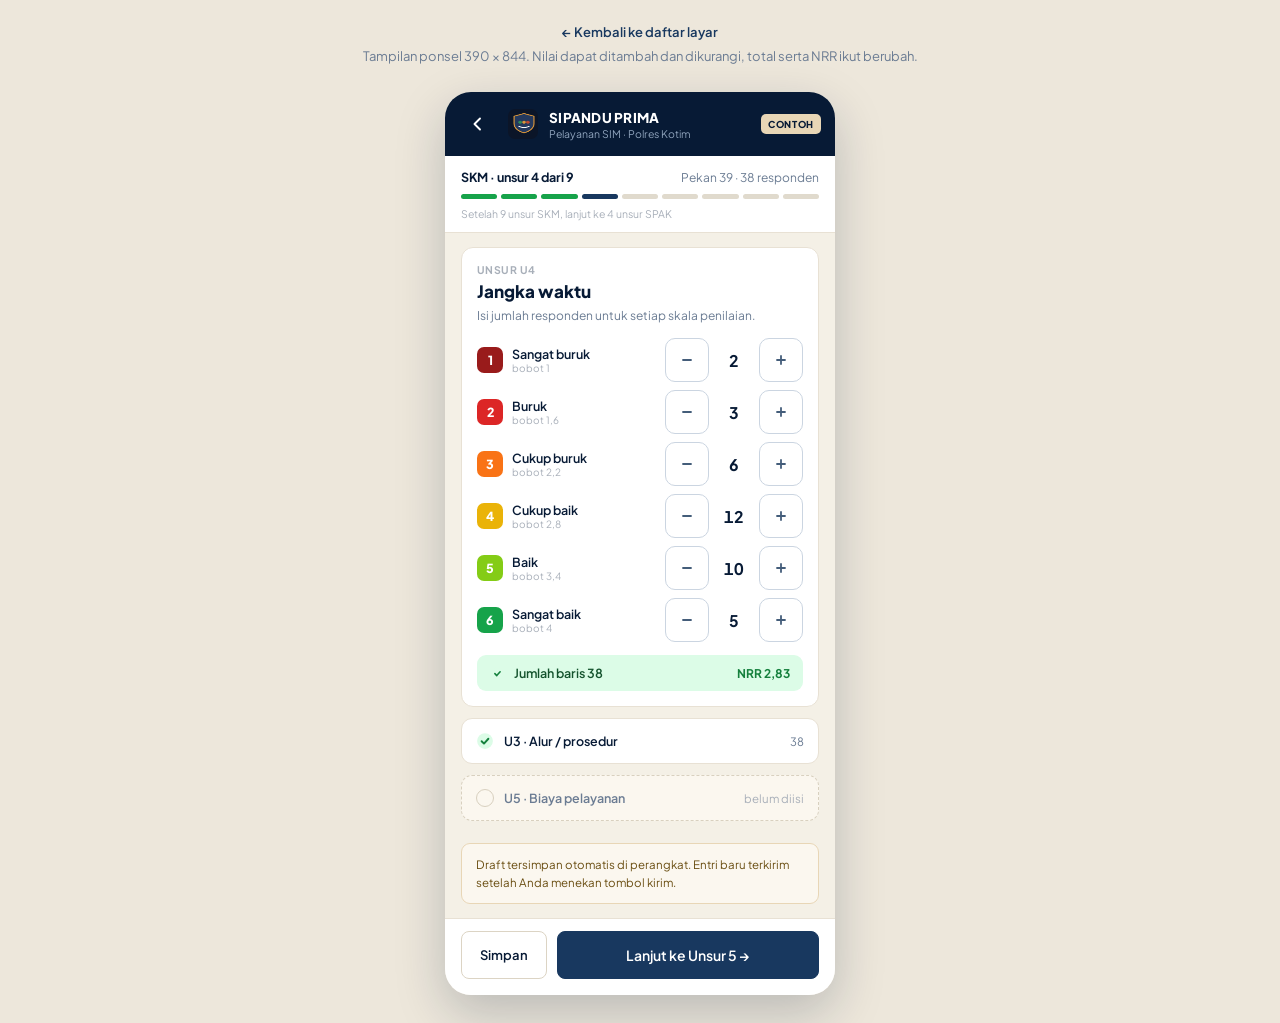
<file: mobile.html>
<!doctype html>
<html lang="id">
<head>
<meta charset="utf-8">
<meta name="viewport" content="width=device-width, initial-scale=1">
<title>Input Mobile Operator — SIPANDU PRIMA</title>
<meta name="description" content="Tampilan input rekap dari ponsel untuk operator unit layanan.">
<link rel="icon" href="assets/img/logo.png">
<link rel="preconnect" href="https://fonts.googleapis.com">
<link rel="preconnect" href="https://fonts.gstatic.com" crossorigin>
<link rel="stylesheet" href="https://fonts.googleapis.com/css2?family=Plus+Jakarta+Sans:wght@400;500;600;700;800&display=swap">
<link rel="stylesheet" href="assets/css/app.css">
<style>
body { background:#EDE7DB; }
.frame { width:390px; margin:28px auto; border-radius:26px; overflow:hidden;
         box-shadow:0 18px 50px rgba(7,26,53,.22); background:#F4F0E6;
         display:flex; flex-direction:column; min-height:780px; }
.stp { width:44px; height:44px; flex-shrink:0; border:1px solid #CBD5E1; background:#fff;
       border-radius:10px; display:flex; align-items:center; justify-content:center; cursor:pointer; padding:0; }
.stp:hover { background:#F1F5F9; }
.scb { width:26px; height:26px; flex-shrink:0; border-radius:7px; display:flex;
       align-items:center; justify-content:center; font-size:12.5px; font-weight:800; color:#fff; }
.done { display:flex; align-items:center; gap:10px; padding:13px 14px; background:#fff;
        border:1px solid var(--border); border-radius:11px; }
@media (max-width:430px){ .frame{ width:100%; margin:0; border-radius:0; box-shadow:none; } }
</style>
</head>
<body>

<div style="max-width:880px;margin:0 auto;padding:22px 16px 0;text-align:center">
  <a href="index.html" style="font-size:13px;font-weight:600">← Kembali ke daftar layar</a>
  <div style="font-size:13px;color:var(--muted);margin-top:8px">Tampilan ponsel 390 × 844. Nilai dapat ditambah dan dikurangi, total serta NRR ikut berubah.</div>
</div>

<div class="frame">

  <header style="padding:13px 14px;background:var(--navy-900);display:flex;align-items:center;gap:11px">
    <a href="input-skm.html" aria-label="Kembali" style="width:38px;height:38px;flex-shrink:0;display:flex;align-items:center;justify-content:center;border-radius:10px">
      <svg width="20" height="20" viewBox="0 0 20 20" fill="none" aria-hidden="true"><path d="M12 4.5 6.5 10l5.5 5.5" stroke="#fff" stroke-width="1.9" stroke-linecap="round" stroke-linejoin="round"/></svg>
    </a>
    <img src="assets/img/logo.png" alt="" style="width:30px;height:30px;border-radius:7px;flex-shrink:0">
    <div style="flex-grow:1;min-width:0">
      <div style="font-size:13.5px;font-weight:800;color:#fff;letter-spacing:.02em">SIPANDU PRIMA</div>
      <div style="font-size:10.5px;color:#8FA3BC;margin-top:1px">Pelayanan SIM · Polres Kotim</div>
    </div>
    <span class="badge-demo" style="font-size:9.5px;padding:4px 7px">CONTOH</span>
  </header>

  <div style="padding:13px 16px 12px;background:#fff;border-bottom:1px solid var(--border)">
    <div style="display:flex;align-items:baseline;gap:8px">
      <div style="font-size:12.5px;font-weight:700" class="grow" id="m-step">SKM · unsur 4 dari 9</div>
      <div style="font-size:12px;color:var(--muted)">Pekan 39 · 38 responden</div>
    </div>
    <div style="display:flex;gap:4px;margin-top:9px" id="m-prog"></div>
    <div style="font-size:10.5px;color:var(--muted-2);margin-top:8px">Setelah 9 unsur SKM, lanjut ke 4 unsur SPAK</div>
  </div>

  <div style="flex-grow:1;padding:14px 16px;display:flex;flex-direction:column;gap:11px">

    <div class="card pad" style="padding:15px">
      <div style="font-size:10.5px;font-weight:700;color:var(--muted-2);letter-spacing:.04em" id="m-kode">UNSUR U4</div>
      <div style="font-size:17px;font-weight:800;margin-top:4px" id="m-nama">Jangka waktu pelayanan</div>
      <div style="font-size:12px;color:var(--muted);margin-top:5px;line-height:1.45">Isi jumlah responden untuk setiap skala penilaian.</div>
      <div style="margin-top:14px;display:flex;flex-direction:column;gap:8px" id="m-rows"></div>
      <div style="margin-top:13px;padding:10px 13px;border-radius:9px;display:flex;align-items:center;gap:9px" id="m-sum"></div>
    </div>

    <div class="done">
      <svg width="18" height="18" viewBox="0 0 16 16" fill="none" aria-hidden="true"><circle cx="8" cy="8" r="7" fill="#DCFCE7"/><path d="M5 8.2l2.1 2.1 3.9-4.3" stroke="#15803D" stroke-width="1.7" stroke-linecap="round" stroke-linejoin="round"/></svg>
      <span style="font-size:12.5px;font-weight:600" class="grow">U3 · Alur / prosedur</span>
      <span class="num" style="font-size:11.5px;color:var(--muted)">38</span>
    </div>
    <div class="done" style="border-style:dashed;border-color:#D8D0BF;background:#FBF7EF">
      <span style="width:18px;height:18px;flex-shrink:0;border-radius:50%;border:1.6px solid #D8D0BF"></span>
      <span style="font-size:12.5px;font-weight:600;color:var(--muted)" class="grow">U5 · Biaya pelayanan</span>
      <span style="font-size:11.5px;color:var(--muted-2)">belum diisi</span>
    </div>

    <span class="grow"></span>

    <div class="note sand" style="font-size:11.5px">
      <div>Draft tersimpan otomatis di perangkat. Entri baru terkirim setelah Anda menekan tombol kirim.</div>
    </div>
  </div>

  <div style="padding:12px 16px 16px;background:#fff;border-top:1px solid var(--border);display:flex;align-items:center;gap:10px">
    <button type="button" class="btn" style="height:48px;padding:0 18px;flex-shrink:0">Simpan</button>
    <button type="button" class="btn p grow" style="height:48px;justify-content:center;font-size:14px" id="m-next">Lanjut ke Unsur 5 →</button>
  </div>

</div>

<script src="assets/js/data.js"></script>
<script src="assets/js/app.js"></script>
<script>
var IDX = 3;                                   // unsur ke-4 (U4)
var freq = DATA.ENTRI_SKM[IDX][2].slice();
var TOTAL = 38;

SP.el('m-prog').innerHTML = DATA.ENTRI_SKM.map(function(_, i){
  var c = i < IDX ? 'var(--a)' : i === IDX ? 'var(--navy-700)' : '#E0DACD';
  return '<div style="flex-grow:1;height:5px;border-radius:999px;background:'+c+'"></div>';
}).join('');
SP.el('m-kode').textContent = 'UNSUR ' + DATA.ENTRI_SKM[IDX][0];
SP.el('m-nama').textContent = DATA.ENTRI_SKM[IDX][1];

function draw(){
  SP.el('m-rows').innerHTML = DATA.SKALA.map(function(s, i){
    return '<div style="display:flex;align-items:center;gap:9px">'+
      '<span class="scb" style="background:'+s.warna+'">'+s.n+'</span>'+
      '<div class="grow" style="min-width:0"><div style="font-size:12.5px;font-weight:600">'+s.label+'</div>'+
      '<div style="font-size:10px;color:var(--muted-2)">bobot '+String(s.bobot).replace('.',',')+'</div></div>'+
      '<button type="button" class="stp" data-d="-1" data-i="'+i+'" aria-label="Kurangi skala '+s.n+'">'+
        '<svg width="16" height="16" viewBox="0 0 16 16" fill="none"><path d="M4 8h8" stroke="#445D7A" stroke-width="1.8" stroke-linecap="round"/></svg></button>'+
      '<span class="num" style="width:32px;flex-shrink:0;text-align:center;font-size:16px;font-weight:700">'+freq[i]+'</span>'+
      '<button type="button" class="stp" data-d="1" data-i="'+i+'" aria-label="Tambah skala '+s.n+'">'+
        '<svg width="16" height="16" viewBox="0 0 16 16" fill="none"><path d="M8 4v8M4 8h8" stroke="#445D7A" stroke-width="1.8" stroke-linecap="round"/></svg></button>'+
      '</div>';
  }).join('');

  SP.el('m-rows').querySelectorAll('.stp').forEach(function(b){
    b.addEventListener('click', function(){
      var i = +b.dataset.i, d = +b.dataset.d;
      freq[i] = Math.max(0, freq[i] + d);
      draw();
    });
  });

  var tot = freq.reduce(function(a,b){ return a+b; },0);
  var ok = tot === TOTAL;
  var box = SP.el('m-sum');
  box.style.background = ok ? 'var(--a-bg)' : 'var(--d-bg)';
  box.innerHTML = (ok ? SP.ICON.ok : SP.ICON.bad) +
    '<span class="grow" style="font-size:12.5px;font-weight:600;color:'+(ok?'var(--a-tx)':'var(--d-tx)')+'">Jumlah baris '+tot+(ok?'':' — harus '+TOTAL)+'</span>'+
    '<span style="font-size:12px;font-weight:700;color:'+(ok?'var(--up)':'var(--down)')+'">NRR '+SP.id3(SP.nrrSkm(freq)).slice(0,4)+'</span>';
}
draw();
SP.el('m-next').addEventListener('click', function(){ SP.toast('Prototipe: lanjut ke unsur berikutnya.'); });
</script>
</body>
</html>
</file>
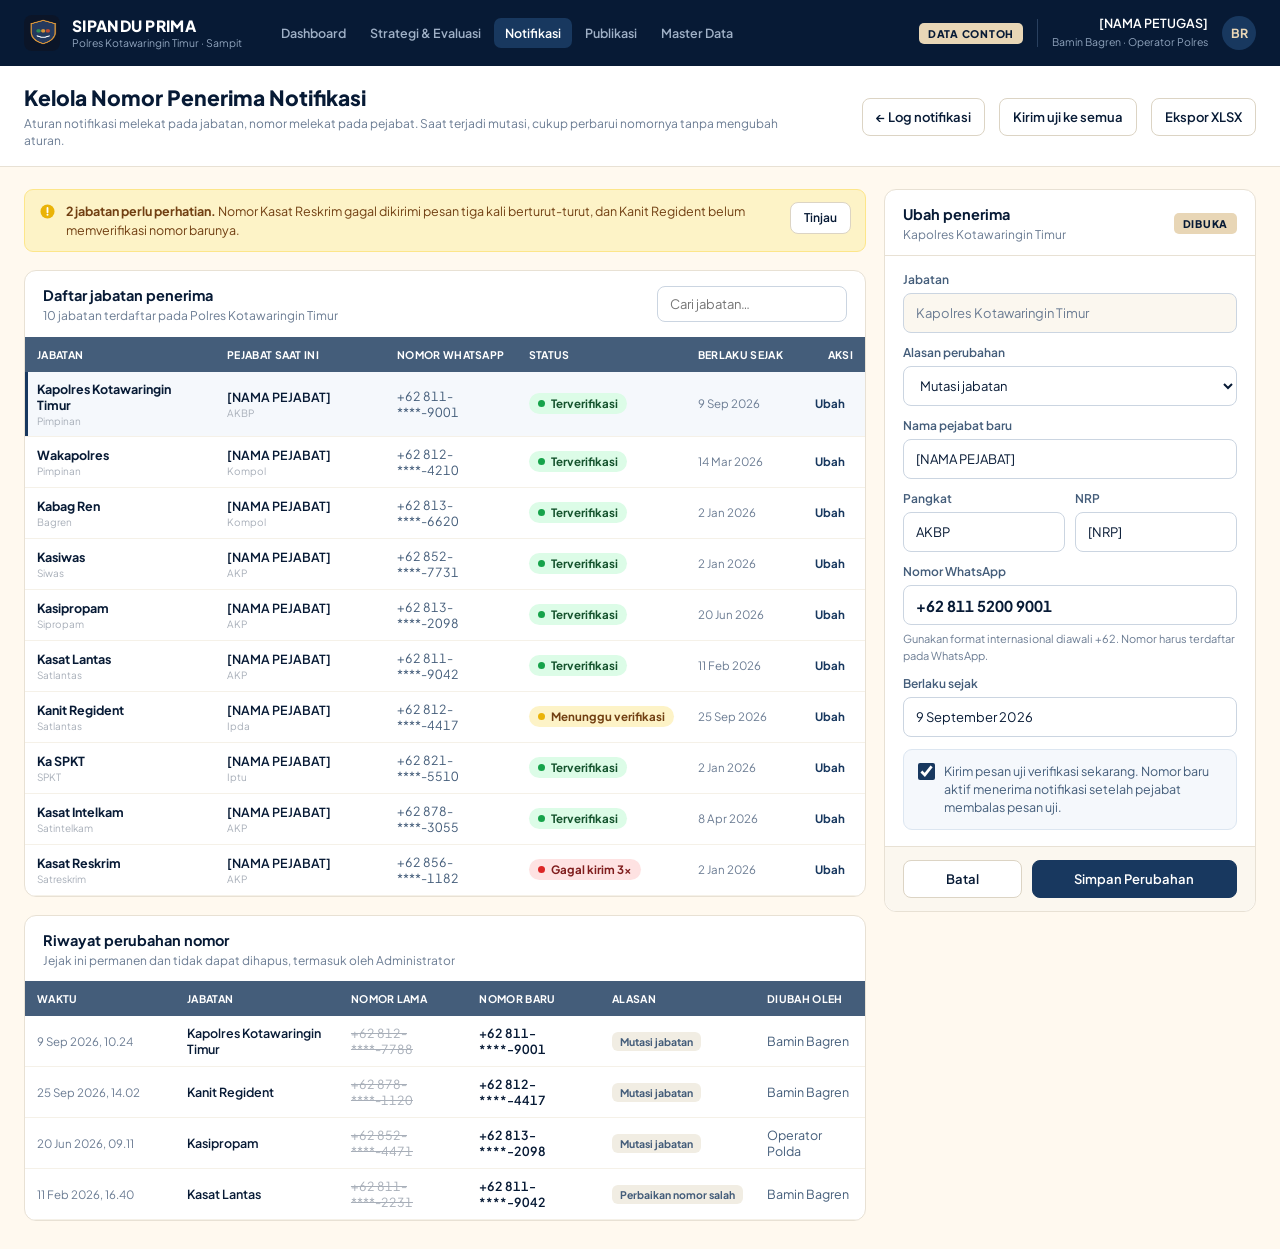
<file: notifikasi-penerima.html>
<!doctype html>
<html lang="id">
<head>
<meta charset="utf-8">
<meta name="viewport" content="width=device-width, initial-scale=1">
<title>Kelola Nomor Penerima — SIPANDU PRIMA</title>
<meta name="description" content="Aturan notifikasi melekat pada jabatan, nomor melekat pada pejabat, sehingga mutasi tidak memutus alur.">
<link rel="icon" href="assets/img/logo.png">
<link rel="preconnect" href="https://fonts.googleapis.com">
<link rel="preconnect" href="https://fonts.gstatic.com" crossorigin>
<link rel="stylesheet" href="https://fonts.googleapis.com/css2?family=Plus+Jakarta+Sans:wght@400;500;600;700;800&display=swap">
<link rel="stylesheet" href="assets/css/app.css">
</head>
<body>
<div class="scroller"><div class="desk">
<div id="app-topbar"></div>

<div class="pagehead">
  <div>
    <h1>Kelola Nomor Penerima Notifikasi</h1>
    <div class="sub">Aturan notifikasi melekat pada jabatan, nomor melekat pada pejabat. Saat terjadi mutasi, cukup perbarui nomornya tanpa mengubah aturan.</div>
  </div>
  <span class="grow"></span>
  <a class="btn" href="notifikasi.html">← Log notifikasi</a>
  <button type="button" class="btn">Kirim uji ke semua</button>
  <button type="button" class="btn">Ekspor XLSX</button>
</div>

<main class="page">
<div class="row">

  <div class="col grow" style="min-width:0">
    <div class="note warn">
      <svg width="17" height="17" viewBox="0 0 16 16" fill="none" aria-hidden="true"><circle cx="8" cy="8" r="6.6" fill="#EAB308"/><path d="M8 4.7v4" stroke="#fff" stroke-width="1.7" stroke-linecap="round"/><circle cx="8" cy="11.1" r=".95" fill="#fff"/></svg>
      <div class="grow"><b>2 jabatan perlu perhatian.</b> Nomor Kasat Reskrim gagal dikirimi pesan tiga kali berturut-turut, dan Kanit Regident belum memverifikasi nomor barunya.</div>
      <button type="button" class="btn" style="height:32px;font-size:12px;flex-shrink:0">Tinjau</button>
    </div>

    <div class="card">
      <div class="card-head">
        <div><div class="card-title">Daftar jabatan penerima</div>
        <div class="card-sub">10 jabatan terdaftar pada Polres Kotawaringin Timur</div></div>
        <span class="grow"></span>
        <input type="search" class="fld" id="cari" placeholder="Cari jabatan…" aria-label="Cari jabatan" style="width:190px;height:36px">
      </div>
      <div class="tbl-wrap"><table class="tbl">
        <thead><tr>
          <th style="min-width:190px">JABATAN</th><th style="min-width:170px">PEJABAT SAAT INI</th>
          <th style="width:160px">NOMOR WHATSAPP</th><th style="width:155px">STATUS</th>
          <th style="width:120px">BERLAKU SEJAK</th><th class="r">AKSI</th>
        </tr></thead>
        <tbody id="rows"></tbody>
      </table></div>
    </div>

    <div class="card">
      <div class="card-head"><div>
        <div class="card-title">Riwayat perubahan nomor</div>
        <div class="card-sub">Jejak ini permanen dan tidak dapat dihapus, termasuk oleh Administrator</div>
      </div></div>
      <div class="tbl-wrap"><table class="tbl">
        <thead><tr><th style="width:150px">WAKTU</th><th>JABATAN</th><th>NOMOR LAMA</th><th>NOMOR BARU</th><th>ALASAN</th><th>DIUBAH OLEH</th></tr></thead>
        <tbody id="riwayat"></tbody>
      </table></div>
    </div>
  </div>

  <div class="card" style="width:372px;flex-shrink:0;align-self:flex-start">
    <div style="padding:15px 18px 12px;border-bottom:1px solid var(--border);display:flex;align-items:center;gap:10px">
      <div><div class="card-title">Ubah penerima</div>
      <div class="card-sub" id="form-jab">Kapolres Kotawaringin Timur</div></div>
      <span class="grow"></span><span class="badge-demo">DIBUKA</span>
    </div>
    <div style="padding:16px 18px;display:flex;flex-direction:column;gap:12px">
      <div><label class="lbl" for="k-jabatan">Jabatan</label>
        <input class="fld" id="k-jabatan" type="text" value="Kapolres Kotawaringin Timur" readonly></div>
      <div><label class="lbl" for="k-alasan">Alasan perubahan</label>
        <select class="fld" id="k-alasan">
          <option>Mutasi jabatan</option><option>Perbaikan nomor salah</option>
          <option>Penunjukan Plt / Pjs</option><option>Nomor lama tidak aktif</option>
        </select></div>
      <div><label class="lbl" for="k-nama">Nama pejabat baru</label>
        <input class="fld" id="k-nama" type="text" value="[NAMA PEJABAT]"></div>
      <div style="display:flex;gap:10px">
        <div class="grow"><label class="lbl" for="k-pangkat">Pangkat</label><input class="fld" id="k-pangkat" type="text" value="AKBP"></div>
        <div class="grow"><label class="lbl" for="k-nrp">NRP</label><input class="fld num" id="k-nrp" type="text" value="[NRP]"></div>
      </div>
      <div><label class="lbl" for="k-hp">Nomor WhatsApp</label>
        <input class="fld num" id="k-hp" type="tel" value="+62 811 5200 9001" style="font-size:15px;font-weight:700">
        <div style="font-size:11px;color:var(--muted);margin-top:6px;line-height:1.5">Gunakan format internasional diawali +62. Nomor harus terdaftar pada WhatsApp.</div></div>
      <div><label class="lbl" for="k-sejak">Berlaku sejak</label>
        <input class="fld" id="k-sejak" type="text" value="9 September 2026"></div>
      <div class="note info">
        <label class="chk" style="padding:0">
          <input type="checkbox" checked>
          <span>Kirim pesan uji verifikasi sekarang. Nomor baru aktif menerima notifikasi setelah pejabat membalas pesan uji.</span>
        </label>
      </div>
    </div>
    <div style="padding:13px 18px;background:#FBF7EF;border-top:1px solid var(--border);display:flex;gap:10px;border-radius:0 0 12px 12px">
      <button type="button" class="btn grow" style="justify-content:center">Batal</button>
      <button type="button" class="btn p grow" style="justify-content:center" id="btn-simpan">Simpan Perubahan</button>
    </div>
  </div>

</div>
</main>
</div></div>

<script src="assets/js/data.js"></script>
<script src="assets/js/app.js"></script>
<script>
SP.mount(SP.topbar({ sub:'Polres Kotawaringin Timur · Sampit', nav:'notifikasi.html', who:'[NAMA PETUGAS]', role:'Bamin Bagren · Operator Polres', ini:'BR' }));

var VMAP = { 'Terverifikasi':'p-act', 'Menunggu verifikasi':'p-esc', 'Gagal kirim 3x':'p-fail', 'Belum diisi':'p-off' };
var pilih = 0;

function draw(filter){
  var f = (filter||'').toLowerCase();
  SP.el('rows').innerHTML = DATA.PENERIMA.map(function(x, i){
    if (f && x[0].toLowerCase().indexOf(f) === -1) return '';
    return '<tr class="'+(i===pilih?'sel':'')+'" data-i="'+i+'">'+
      '<td><div style="font-weight:700">'+x[0]+'</div><div class="t2">'+x[1]+'</div></td>'+
      '<td><div style="font-weight:600">[NAMA PEJABAT]</div><div class="t2">'+x[2]+'</div></td>'+
      '<td class="num" style="color:var(--slate-500)">'+x[3]+'</td>'+
      '<td><span class="pill '+(VMAP[x[4]]||'p-off')+'"><i></i>'+x[4]+'</span></td>'+
      '<td style="font-size:11.5px;color:var(--muted)">'+x[5]+'</td>'+
      '<td class="r"><button type="button" class="btn-xs" data-i="'+i+'">Ubah</button></td>'+
      '</tr>';
  }).join('');

  SP.el('rows').querySelectorAll('.btn-xs').forEach(function(b){
    b.addEventListener('click', function(){
      pilih = +b.dataset.i;
      var x = DATA.PENERIMA[pilih];
      SP.el('form-jab').textContent = x[0];
      SP.el('k-jabatan').value = x[0];
      SP.el('k-pangkat').value = x[2];
      SP.el('k-hp').value = x[3].replace(/\*/g, '0');
      SP.el('k-sejak').value = x[5];
      draw(SP.el('cari').value);
      SP.el('k-hp').focus();
    });
  });
}
draw();
SP.el('cari').addEventListener('input', function(){ draw(this.value); });

SP.el('riwayat').innerHTML = DATA.RIWAYAT_NOMOR.map(function(r){
  return '<tr>'+
    '<td style="font-size:11.5px;color:var(--muted)">'+r[0]+'</td>'+
    '<td style="font-weight:600">'+r[1]+'</td>'+
    '<td class="num" style="color:var(--muted-2);text-decoration:line-through">'+r[2]+'</td>'+
    '<td class="num" style="font-weight:600">'+r[3]+'</td>'+
    '<td><span class="tag">'+r[4]+'</span></td>'+
    '<td style="color:var(--slate-500)">'+r[5]+'</td></tr>';
}).join('');

SP.el('btn-simpan').addEventListener('click', function(){
  SP.toast('Prototipe: pesan uji verifikasi dikirim. Nomor aktif setelah dibalas.');
});
</script>
</body>
</html>
</file>
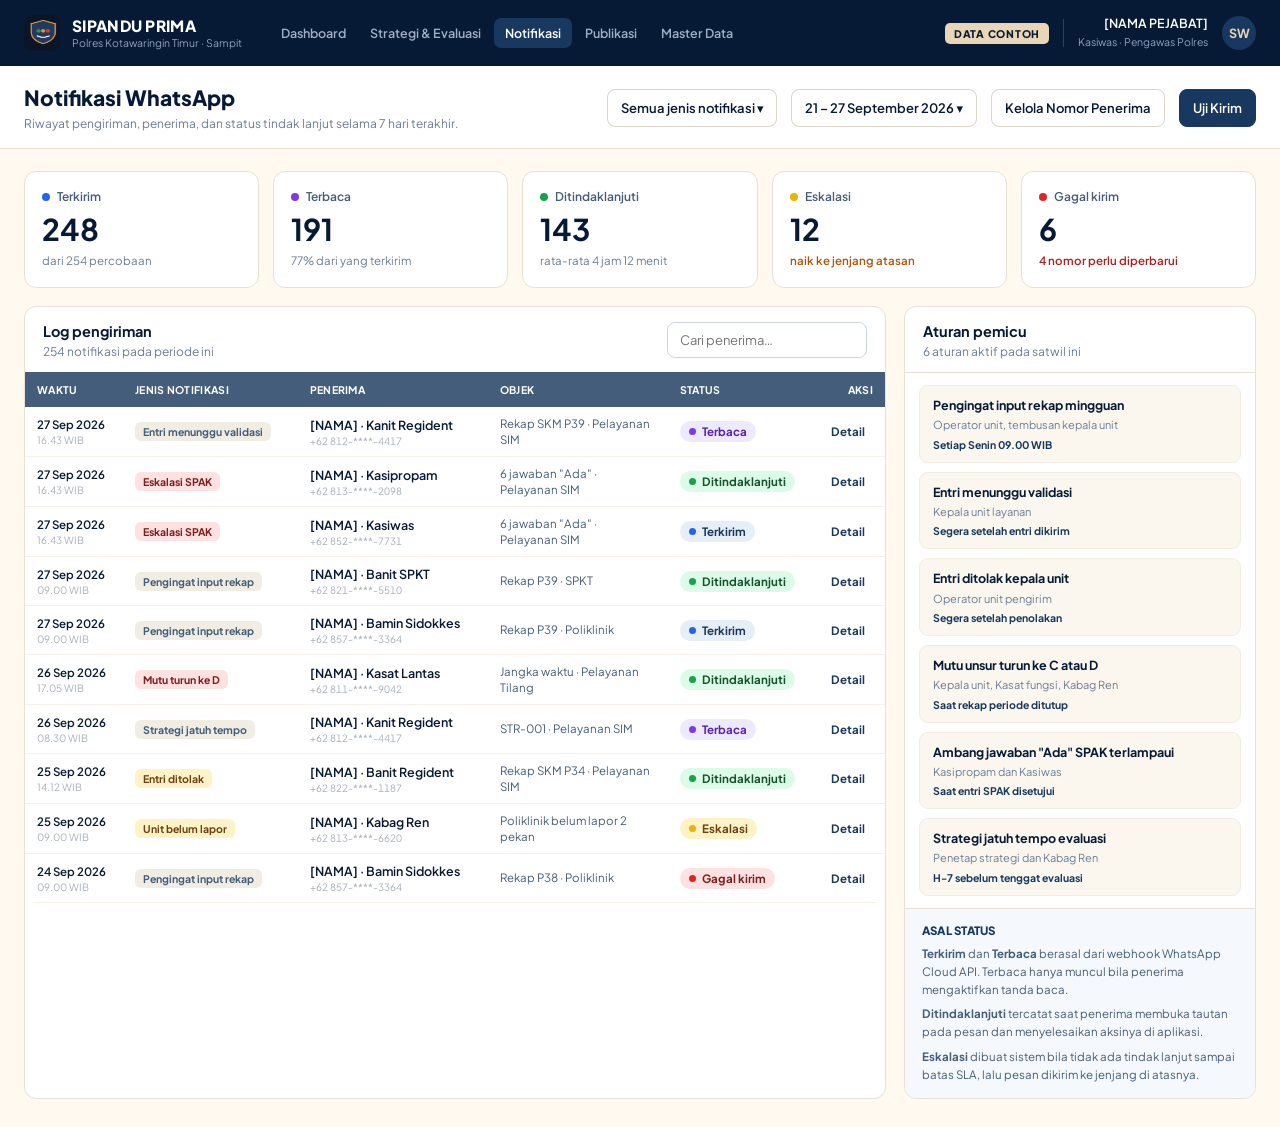
<file: notifikasi.html>
<!doctype html>
<html lang="id">
<head>
<meta charset="utf-8">
<meta name="viewport" content="width=device-width, initial-scale=1">
<title>Notifikasi WhatsApp — SIPANDU PRIMA</title>
<meta name="description" content="Log pengiriman notifikasi WhatsApp beserta status tindak lanjut dan aturan pemicunya.">
<link rel="icon" href="assets/img/logo.png">
<link rel="preconnect" href="https://fonts.googleapis.com">
<link rel="preconnect" href="https://fonts.gstatic.com" crossorigin>
<link rel="stylesheet" href="https://fonts.googleapis.com/css2?family=Plus+Jakarta+Sans:wght@400;500;600;700;800&display=swap">
<link rel="stylesheet" href="assets/css/app.css">
</head>
<body>
<div class="scroller"><div class="desk">
<div id="app-topbar"></div>

<div class="pagehead">
  <div>
    <h1>Notifikasi WhatsApp</h1>
    <div class="sub">Riwayat pengiriman, penerima, dan status tindak lanjut selama 7 hari terakhir.</div>
  </div>
  <span class="grow"></span>
  <button type="button" class="btn">Semua jenis notifikasi ▾</button>
  <button type="button" class="btn">21 – 27 September 2026 ▾</button>
  <a class="btn" href="notifikasi-penerima.html">Kelola Nomor Penerima</a>
  <button type="button" class="btn p">Uji Kirim</button>
</div>

<main class="page">
  <div class="row sm" id="kpi"></div>

  <div class="row">
    <div class="card grow" style="min-width:0">
      <div class="card-head">
        <div><div class="card-title">Log pengiriman</div><div class="card-sub">254 notifikasi pada periode ini</div></div>
        <span class="grow"></span>
        <input type="search" class="fld" id="cari" placeholder="Cari penerima…" aria-label="Cari penerima" style="width:200px;height:36px">
      </div>
      <div class="tbl-wrap"><table class="tbl">
        <thead><tr>
          <th style="width:110px">WAKTU</th><th style="width:180px">JENIS NOTIFIKASI</th>
          <th style="min-width:190px">PENERIMA</th><th style="min-width:180px">OBJEK</th>
          <th style="width:145px">STATUS</th><th class="r">AKSI</th>
        </tr></thead>
        <tbody id="rows"></tbody>
      </table></div>
    </div>

    <div class="card" style="width:352px;flex-shrink:0;align-self:flex-start">
      <div style="padding:15px 18px 12px;border-bottom:1px solid var(--border)">
        <div class="card-title">Aturan pemicu</div>
        <div class="card-sub">6 aturan aktif pada satwil ini</div>
      </div>
      <div style="padding:12px 14px;display:flex;flex-direction:column;gap:9px" id="aturan"></div>
      <div style="padding:14px 17px;background:#F5F8FC;border-top:1px solid var(--border);border-radius:0 0 12px 12px">
        <div style="font-size:11.5px;font-weight:800;color:var(--navy-700);letter-spacing:.02em">ASAL STATUS</div>
        <div style="font-size:11.5px;color:var(--slate-500);line-height:1.55;margin-top:7px"><b>Terkirim</b> dan <b>Terbaca</b> berasal dari webhook WhatsApp Cloud API. Terbaca hanya muncul bila penerima mengaktifkan tanda baca.</div>
        <div style="font-size:11.5px;color:var(--slate-500);line-height:1.55;margin-top:7px"><b>Ditindaklanjuti</b> tercatat saat penerima membuka tautan pada pesan dan menyelesaikan aksinya di aplikasi.</div>
        <div style="font-size:11.5px;color:var(--slate-500);line-height:1.55;margin-top:7px"><b>Eskalasi</b> dibuat sistem bila tidak ada tindak lanjut sampai batas SLA, lalu pesan dikirim ke jenjang di atasnya.</div>
      </div>
    </div>
  </div>
</main>
</div></div>

<script src="assets/js/data.js"></script>
<script src="assets/js/app.js"></script>
<script>
SP.mount(SP.topbar({ sub:'Polres Kotawaringin Timur · Sampit', nav:'notifikasi.html', who:'[NAMA PEJABAT]', role:'Kasiwas · Pengawas Polres', ini:'SW' }));

var SMAP = { 'Terkirim':'p-sent', 'Terbaca':'p-read', 'Ditindaklanjuti':'p-act', 'Eskalasi':'p-esc', 'Gagal kirim':'p-fail' };
var JMAP = { 'Eskalasi SPAK':'tag bad', 'Mutu turun ke D':'tag bad', 'Entri ditolak':'tag warn', 'Unit belum lapor':'tag warn' };

function draw(filter){
  var f = (filter||'').toLowerCase();
  var rows = DATA.NOTIF_LOG.filter(function(x){ return !f || (x[3]+' '+x[2]).toLowerCase().indexOf(f)>-1; });
  SP.el('rows').innerHTML = rows.map(function(x){
    return '<tr>'+
      '<td><div style="font-size:11.5px;font-weight:600">'+x[0]+'</div><div class="t2">'+x[1]+'</div></td>'+
      '<td><span class="'+(JMAP[x[2]]||'tag')+'">'+x[2]+'</span></td>'+
      '<td><div style="font-weight:600">'+x[3]+'</div><div class="t2 num">'+x[4]+'</div></td>'+
      '<td style="font-size:11.5px;color:var(--slate-500);line-height:1.35">'+x[5]+'</td>'+
      '<td><span class="pill '+(SMAP[x[6]]||'p-sent')+'"><i></i>'+x[6]+'</span></td>'+
      '<td class="r"><button type="button" class="btn-xs">Detail</button></td>'+
      '</tr>';
  }).join('');
}
draw();
SP.el('cari').addEventListener('input', function(){ draw(this.value); });

SP.el('aturan').innerHTML = DATA.NOTIF_ATURAN.map(function(a){
  return '<div style="padding:11px 13px;background:#FBF7EF;border:1px solid #F1EDE3;border-radius:9px">'+
    '<div style="font-size:12.5px;font-weight:700;line-height:1.3">'+a[0]+'</div>'+
    '<div style="font-size:11px;color:var(--muted);margin-top:4px;line-height:1.4">'+a[1]+'</div>'+
    '<div style="font-size:10.5px;color:var(--navy-700);font-weight:700;margin-top:5px">'+a[2]+'</div></div>';
}).join('');

function kpi(dot, lab, val, note, warna){
  return '<div class="card kpi">'+
    '<div style="display:flex;align-items:center;gap:7px"><span style="width:8px;height:8px;border-radius:50%;background:'+dot+'"></span>'+
    '<div class="lab">'+lab+'</div></div>'+
    '<div style="font-size:30px;font-weight:700;line-height:1;margin-top:10px">'+val+'</div>'+
    '<div class="note" style="margin-top:8px;padding:0;background:none;border:none'+(warna?';color:'+warna+';font-weight:600':'')+'">'+note+'</div></div>';
}
SP.el('kpi').innerHTML =
  kpi('#2563EB','Terkirim',248,'dari 254 percobaan') +
  kpi('#7C3AED','Terbaca',191,'77% dari yang terkirim') +
  kpi('#16A34A','Ditindaklanjuti',143,'rata-rata 4 jam 12 menit') +
  kpi('#EAB308','Eskalasi',12,'naik ke jenjang atasan','#B45309') +
  kpi('#DC2626','Gagal kirim',6,'4 nomor perlu diperbarui','var(--down)');
</script>
</body>
</html>
</file>
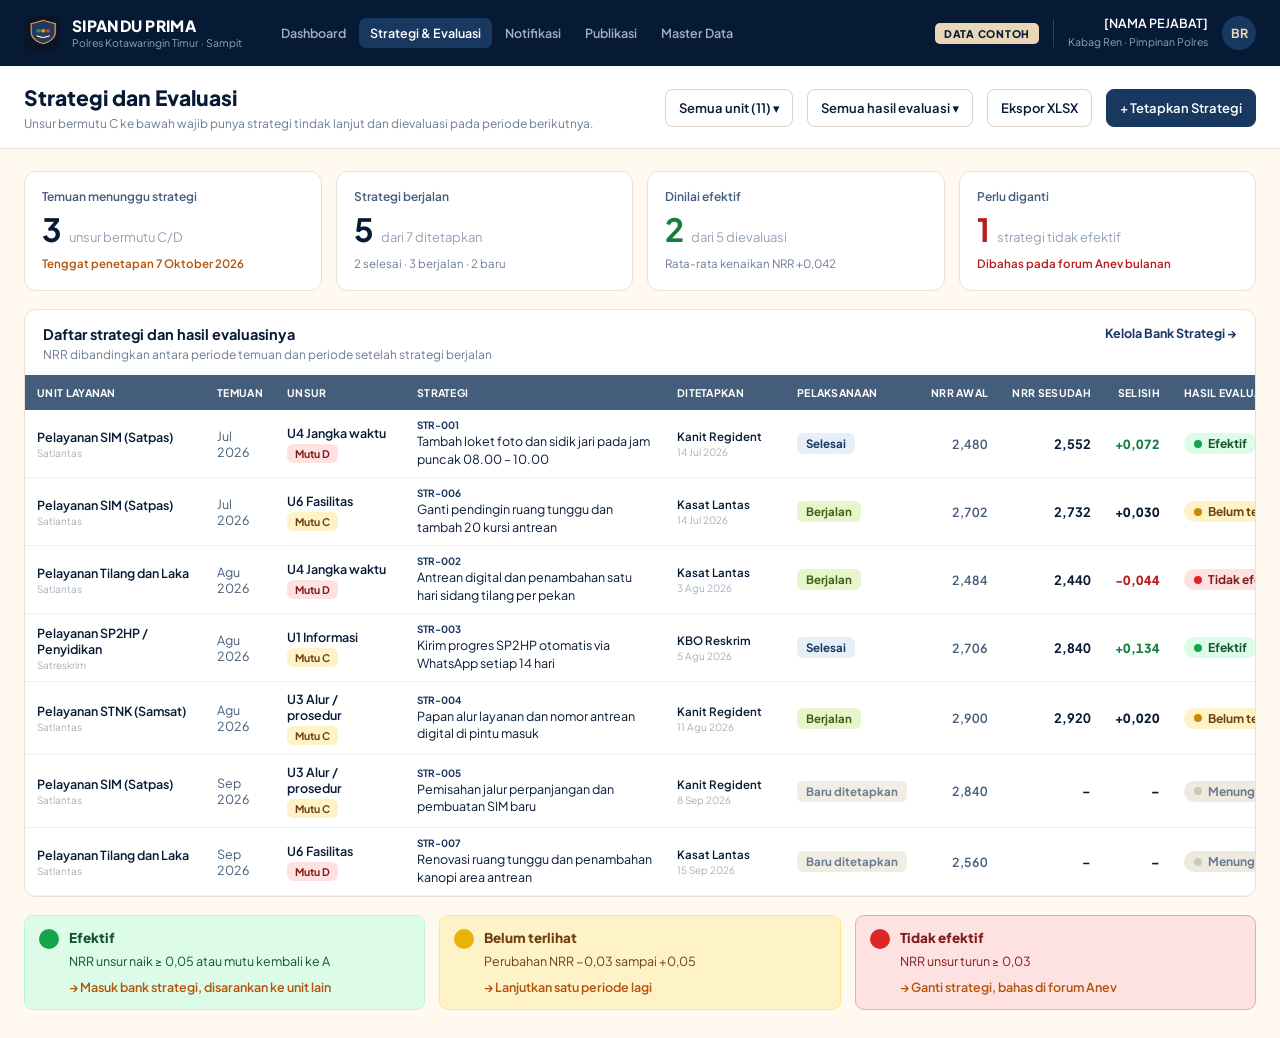
<file: strategi.html>
<!doctype html>
<html lang="id">
<head>
<meta charset="utf-8">
<meta name="viewport" content="width=device-width, initial-scale=1">
<title>Strategi dan Evaluasi — SIPANDU PRIMA</title>
<meta name="description" content="Tindak lanjut untuk unsur bermutu C ke bawah, beserta hasil evaluasi efektivitasnya.">
<link rel="icon" href="assets/img/logo.png">
<link rel="preconnect" href="https://fonts.googleapis.com">
<link rel="preconnect" href="https://fonts.gstatic.com" crossorigin>
<link rel="stylesheet" href="https://fonts.googleapis.com/css2?family=Plus+Jakarta+Sans:wght@400;500;600;700;800&display=swap">
<link rel="stylesheet" href="assets/css/app.css">
</head>
<body>
<div class="scroller"><div class="desk">
<div id="app-topbar"></div>

<div class="pagehead">
  <div>
    <h1>Strategi dan Evaluasi</h1>
    <div class="sub">Unsur bermutu C ke bawah wajib punya strategi tindak lanjut dan dievaluasi pada periode berikutnya.</div>
  </div>
  <span class="grow"></span>
  <button type="button" class="btn">Semua unit (11) ▾</button>
  <button type="button" class="btn">Semua hasil evaluasi ▾</button>
  <button type="button" class="btn">Ekspor XLSX</button>
  <button type="button" class="btn p">+ Tetapkan Strategi</button>
</div>

<main class="page">
  <div class="row sm" id="kpi"></div>

  <div class="card">
    <div class="card-head">
      <div>
        <div class="card-title">Daftar strategi dan hasil evaluasinya</div>
        <div class="card-sub">NRR dibandingkan antara periode temuan dan periode setelah strategi berjalan</div>
      </div>
      <span class="grow"></span>
      <a href="bank-strategi.html" style="font-size:12.5px;font-weight:700">Kelola Bank Strategi →</a>
    </div>
    <div class="tbl-wrap"><table class="tbl">
      <thead><tr>
        <th style="min-width:180px">UNIT LAYANAN</th><th>TEMUAN</th><th style="min-width:130px">UNSUR</th>
        <th style="min-width:260px">STRATEGI</th><th style="min-width:120px">DITETAPKAN</th><th>PELAKSANAAN</th>
        <th class="r">NRR AWAL</th><th class="r">NRR SESUDAH</th><th class="r">SELISIH</th><th style="min-width:140px">HASIL EVALUASI</th>
      </tr></thead>
      <tbody id="rows"></tbody>
    </table></div>
  </div>

  <div class="row sm">
    <div class="note good grow" style="flex-basis:0">
      <span style="width:20px;height:20px;border-radius:50%;background:var(--a);flex-shrink:0;margin-top:1px"></span>
      <div><div style="font-size:13.5px;font-weight:800">Efektif</div>
      <div style="margin-top:4px">NRR unsur naik ≥ 0,05 atau mutu kembali ke A</div>
      <div style="margin-top:7px;color:#B45309;font-weight:600">→ Masuk bank strategi, disarankan ke unit lain</div></div>
    </div>
    <div class="note warn grow" style="flex-basis:0">
      <span style="width:20px;height:20px;border-radius:50%;background:#EAB308;flex-shrink:0;margin-top:1px"></span>
      <div><div style="font-size:13.5px;font-weight:800">Belum terlihat</div>
      <div style="margin-top:4px">Perubahan NRR −0,03 sampai +0,05</div>
      <div style="margin-top:7px;color:#B45309;font-weight:600">→ Lanjutkan satu periode lagi</div></div>
    </div>
    <div class="note bad grow" style="flex-basis:0">
      <span style="width:20px;height:20px;border-radius:50%;background:var(--d);flex-shrink:0;margin-top:1px"></span>
      <div><div style="font-size:13.5px;font-weight:800">Tidak efektif</div>
      <div style="margin-top:4px">NRR unsur turun ≥ 0,03</div>
      <div style="margin-top:7px;color:#B45309;font-weight:600">→ Ganti strategi, bahas di forum Anev</div></div>
    </div>
  </div>
</main>
</div></div>

<script src="assets/js/data.js"></script>
<script src="assets/js/app.js"></script>
<script>
SP.mount(SP.topbar({ sub:'Polres Kotawaringin Timur · Sampit', nav:'strategi.html', who:'[NAMA PEJABAT]', role:'Kabag Ren · Pimpinan Polres', ini:'BR' }));

var n = { efektif:0, belum:0, tidak:0, menunggu:0, jalan:0 };

SP.el('rows').innerHTML = DATA.STRATEGI.map(function(x){
  var awal = x[10], sesudah = x[11], sel = null, ev='Menunggu evaluasi', cls='m-x', dcls='';
  if (sesudah !== null) {
    sel = sesudah - awal;
    if (sel >= 0.05)      { ev='Efektif';       cls='m-a'; dcls='up';   n.efektif++; }
    else if (sel <= -0.03){ ev='Tidak efektif'; cls='m-d'; dcls='down'; n.tidak++; }
    else                  { ev='Belum terlihat';cls='m-c'; dcls='';     n.belum++; }
  } else n.menunggu++;
  if (x[9]!=='Baru ditetapkan') n.jalan++;

  var selTxt = sel===null ? '–' : (sel>=0?'+':'−') + Math.abs(sel).toFixed(3).replace('.',',');
  var st = x[9]==='Selesai' ? 'st-done' : x[9]==='Berjalan' ? 'st-run' : 'st-new';
  var mu = x[4]==='D' ? 'bad' : 'warn';

  return '<tr>'+
    '<td><div style="font-weight:600">'+x[0]+'</div><div class="t2">'+x[1]+'</div></td>'+
    '<td style="color:var(--slate-500)">'+x[2]+'</td>'+
    '<td><div style="font-weight:600">'+x[3]+'</div><div style="margin-top:3px"><span class="tag '+mu+'">Mutu '+x[4]+'</span></div></td>'+
    '<td><div style="font-size:10px;font-weight:700;color:var(--navy-700)">'+x[5]+'</div><div style="margin-top:2px;line-height:1.4">'+x[6]+'</div></td>'+
    '<td><div style="font-size:11.5px;font-weight:600">'+x[7]+'</div><div class="t2">'+x[8]+'</div></td>'+
    '<td><span class="st '+st+'">'+x[9]+'</span></td>'+
    '<td class="r num" style="color:var(--slate-500);font-weight:600">'+SP.id3(awal)+'</td>'+
    '<td class="r num b">'+SP.id3(sesudah)+'</td>'+
    '<td class="r num '+dcls+'" style="font-weight:800">'+selTxt+'</td>'+
    '<td><span class="chip '+cls+'"><i></i>'+ev+'</span></td>'+
    '</tr>';
}).join('');

function kpi(lab, val, satuan, note, warna){
  return '<div class="card kpi"><div class="lab">'+lab+'</div>'+
    '<div style="display:flex;align-items:baseline;gap:7px;margin-top:9px">'+
    '<div style="font-size:32px;font-weight:700;line-height:1'+(warna?';color:'+warna:'')+'">'+val+'</div>'+
    '<div style="font-size:13px;color:#94A3B8">'+satuan+'</div></div>'+
    '<div class="note" style="margin-top:10px;padding:0;background:none;border:none;font-size:11.5px">'+note+'</div></div>';
}
SP.el('kpi').innerHTML =
  kpi('Temuan menunggu strategi', 3, 'unsur bermutu C/D', '<span style="color:#B45309;font-weight:600">Tenggat penetapan 7 Oktober 2026</span>') +
  kpi('Strategi berjalan', n.jalan, 'dari '+DATA.STRATEGI.length+' ditetapkan', '2 selesai · 3 berjalan · 2 baru') +
  kpi('Dinilai efektif', n.efektif, 'dari '+(n.efektif+n.belum+n.tidak)+' dievaluasi', 'Rata-rata kenaikan NRR +0,042', 'var(--up)') +
  kpi('Perlu diganti', n.tidak, 'strategi tidak efektif', '<span style="color:var(--down);font-weight:600">Dibahas pada forum Anev bulanan</span>', 'var(--down)');
</script>
</body>
</html>
</file>
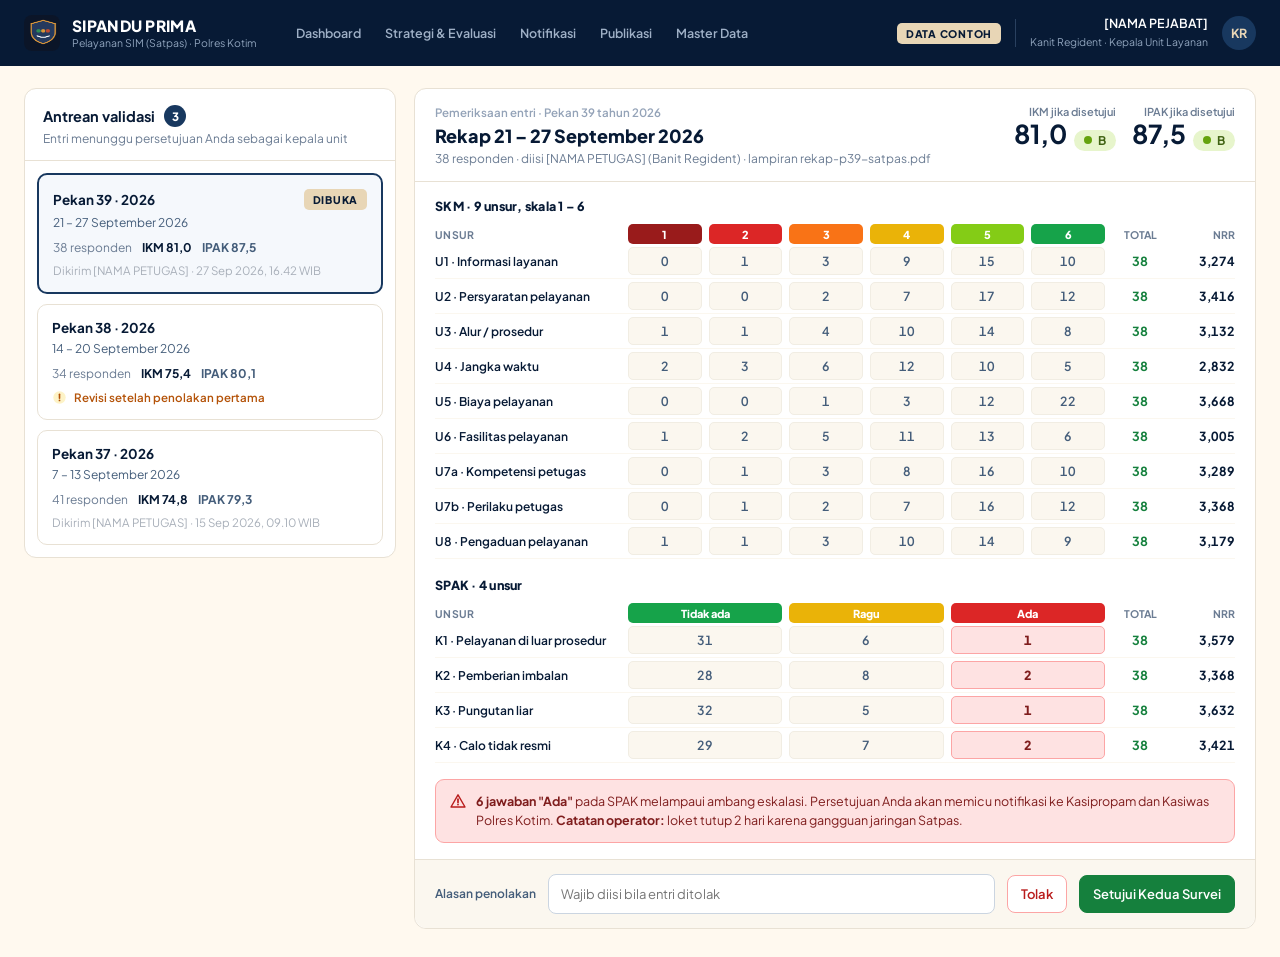
<file: validasi.html>
<!doctype html>
<html lang="id">
<head>
<meta charset="utf-8">
<meta name="viewport" content="width=device-width, initial-scale=1">
<title>Antrean Validasi — SIPANDU PRIMA</title>
<meta name="description" content="Antrean validasi kepala unit: memeriksa matriks SKM dan SPAK sebelum data masuk dashboard.">
<link rel="icon" href="assets/img/logo.png">
<link rel="preconnect" href="https://fonts.googleapis.com">
<link rel="preconnect" href="https://fonts.gstatic.com" crossorigin>
<link rel="stylesheet" href="https://fonts.googleapis.com/css2?family=Plus+Jakarta+Sans:wght@400;500;600;700;800&display=swap">
<link rel="stylesheet" href="assets/css/app.css">
</head>
<body>
<div class="scroller"><div class="desk">
<div id="app-topbar"></div>
<main class="page">
  <div class="row">
    <div class="card" style="width:372px;flex-shrink:0;align-self:flex-start">
      <div style="padding:16px 18px 13px;border-bottom:1px solid var(--border)">
        <div style="display:flex;align-items:center;gap:9px">
          <div class="card-title">Antrean validasi</div>
          <span style="font-size:11.5px;font-weight:800;color:#fff;background:var(--navy-700);min-width:22px;height:22px;padding:0 7px;border-radius:999px;display:inline-flex;align-items:center;justify-content:center">3</span>
        </div>
        <div class="card-sub">Entri menunggu persetujuan Anda sebagai kepala unit</div>
      </div>
      <div style="padding:12px;display:flex;flex-direction:column;gap:10px" id="antrean"></div>
    </div>

    <div class="card grow" style="min-width:0;display:flex;flex-direction:column">
      <div style="padding:16px 20px 14px;border-bottom:1px solid var(--border);display:flex;align-items:flex-start;gap:16px;flex-wrap:wrap">
        <div>
          <div class="eyebrow">Pemeriksaan entri · Pekan 39 tahun 2026</div>
          <div style="font-size:18px;font-weight:800;margin-top:4px">Rekap 21 – 27 September 2026</div>
          <div class="card-sub">38 responden · diisi [NAMA PETUGAS] (Banit Regident) · lampiran rekap-p39-satpas.pdf</div>
        </div>
        <span class="grow"></span>
        <div style="text-align:right">
          <div style="font-size:11px;color:var(--muted);font-weight:600">IKM jika disetujui</div>
          <div style="display:flex;align-items:baseline;gap:7px;justify-content:flex-end;margin-top:3px">
            <div style="font-size:26px;font-weight:700;line-height:1" id="v-ikm">–</div><span id="v-ikm-c"></span>
          </div>
        </div>
        <div style="text-align:right">
          <div style="font-size:11px;color:var(--muted);font-weight:600">IPAK jika disetujui</div>
          <div style="display:flex;align-items:baseline;gap:7px;justify-content:flex-end;margin-top:3px">
            <div style="font-size:26px;font-weight:700;line-height:1" id="v-ipak">–</div><span id="v-ipak-c"></span>
          </div>
        </div>
      </div>

      <div style="padding:16px 20px" id="detail"></div>

      <div style="padding:14px 20px;background:#FBF7EF;border-top:1px solid var(--border);display:flex;align-items:center;gap:12px;flex-wrap:wrap;border-radius:0 0 12px 12px">
        <label for="alasan" class="lbl" style="margin:0;flex-shrink:0">Alasan penolakan</label>
        <input id="alasan" class="fld grow" type="text" placeholder="Wajib diisi bila entri ditolak" style="min-width:200px;width:auto">
        <button type="button" class="btn no">Tolak</button>
        <button type="button" class="btn ok">Setujui Kedua Survei</button>
      </div>
    </div>
  </div>
</main>
</div></div>

<script src="assets/js/data.js"></script>
<script src="assets/js/app.js"></script>
<script>
SP.mount(SP.topbar({ sub:'Pelayanan SIM (Satpas) · Polres Kotim', who:'[NAMA PEJABAT]', role:'Kanit Regident · Kepala Unit Layanan', ini:'KR' }));

/* --- ringkasan entri --- */
var nrrSkm = DATA.ENTRI_SKM.map(function(r){ return SP.nrrSkm(r[2]); });
var nrrSpak = DATA.ENTRI_SPAK.map(function(r){ return SP.nrrSpak([r[1],r[2],r[3]]); });
var IKM = SP.indeks(nrrSkm), IPAK = SP.indeks(nrrSpak);
SP.el('v-ikm').textContent = SP.id1(IKM);   SP.el('v-ikm-c').innerHTML = SP.chip(IKM);
SP.el('v-ipak').textContent = SP.id1(IPAK); SP.el('v-ipak-c').innerHTML = SP.chip(IPAK);

/* --- antrean --- */
var q = [
  ['Pekan 39 · 2026','21 – 27 September 2026',38,IKM,IPAK,'Dikirim [NAMA PETUGAS] · 27 Sep 2026, 16.42 WIB',true,''],
  ['Pekan 38 · 2026','14 – 20 September 2026',34,75.4,80.1,'',false,'Revisi setelah penolakan pertama'],
  ['Pekan 37 · 2026','7 – 13 September 2026',41,74.8,79.3,'Dikirim [NAMA PETUGAS] · 15 Sep 2026, 09.10 WIB',false,'']
];
SP.el('antrean').innerHTML = q.map(function(x){
  return '<div style="padding:14px;border-radius:10px;'+(x[6]
    ? 'background:#F5F8FC;border:2px solid var(--navy-700)'
    : 'background:#fff;border:1px solid var(--border)')+'">'+
    '<div style="display:flex;align-items:center;gap:8px"><div style="font-size:13.5px;font-weight:700" class="grow">'+x[0]+'</div>'+
    (x[6]?'<span class="badge-demo">DIBUKA</span>':'')+'</div>'+
    '<div style="font-size:12px;color:var(--slate-500);margin-top:5px">'+x[1]+'</div>'+
    '<div style="display:flex;gap:10px;margin-top:10px;flex-wrap:wrap;font-size:12px">'+
      '<span style="color:var(--muted)">'+x[2]+' responden</span>'+
      '<b>IKM '+SP.id1(x[3])+'</b><b style="color:var(--slate-500)">IPAK '+SP.id1(x[4])+'</b></div>'+
    (x[5]?'<div style="font-size:11.5px;color:var(--muted-2);margin-top:8px">'+x[5]+'</div>':'')+
    (x[7]?'<div style="display:flex;align-items:center;gap:7px;margin-top:9px">'+SP.ICON.warn+
      '<span style="font-size:11.5px;color:#B45309;font-weight:600">'+x[7]+'</span></div>':'')+
    '</div>';
}).join('');

/* --- detail matriks --- */
function matrixRO(title, cols, rows, colors){
  var head = '<div style="display:flex;align-items:center;gap:7px;margin-top:10px">'+
    '<div style="width:186px;flex-shrink:0;font-size:10.5px;font-weight:700;color:var(--muted);letter-spacing:.03em">UNSUR</div>'+
    '<div style="flex-grow:1;display:grid;grid-template-columns:repeat('+cols.length+',1fr);gap:7px;min-width:0">'+
    cols.map(function(c,i){ return '<div class="sc" style="height:20px;font-size:11px;background:'+colors[i]+'">'+c+'</div>'; }).join('')+
    '</div>'+
    '<div style="width:56px;flex-shrink:0;text-align:center;font-size:10.5px;font-weight:700;color:var(--muted)">TOTAL</div>'+
    '<div style="width:60px;flex-shrink:0;text-align:right;font-size:10.5px;font-weight:700;color:var(--muted)">NRR</div></div>';
  var body = rows.map(function(r){
    var tot = r.freq.reduce(function(a,b){return a+b;},0);
    return '<div style="display:flex;align-items:center;gap:7px;padding:3px 0;border-bottom:1px solid #FBF7EF">'+
      '<div style="width:186px;flex-shrink:0;font-size:12px;font-weight:600">'+r.nama+'</div>'+
      '<div style="flex-grow:1;display:grid;grid-template-columns:repeat('+cols.length+',1fr);gap:7px;min-width:0">'+
      r.freq.map(function(v,i){
        var hot = (r.hot && i===r.hot && v>0);
        return '<div style="display:flex;align-items:center;justify-content:center;height:28px;border-radius:5px;font-size:12.5px;font-weight:'+(hot?'800':'600')+';font-variant-numeric:tabular-nums;'+
          (hot?'background:var(--d-bg);border:1px solid #FCA5A5;color:var(--d-tx)':'background:#FBF7EF;border:1px solid #F1EDE3;color:var(--slate-500)')+'">'+v+'</div>';
      }).join('')+'</div>'+
      '<div style="width:56px;flex-shrink:0;text-align:center;font-size:12.5px;font-weight:700;color:var(--up)">'+tot+'</div>'+
      '<div style="width:60px;flex-shrink:0;text-align:right;font-size:12.5px;font-weight:700;font-variant-numeric:tabular-nums">'+SP.id3(r.nrr)+'</div></div>';
  }).join('');
  return '<div style="font-size:12.5px;font-weight:800;letter-spacing:.02em">'+title+'</div>'+head+body;
}

var skmRows = DATA.ENTRI_SKM.map(function(r,i){ return { nama:r[0]+' · '+r[1], freq:r[2], nrr:nrrSkm[i] }; });
var spakRows = DATA.ENTRI_SPAK.map(function(r,i){ return { nama:r[0]+' · '+DATA.UNSUR_SPAK[i].nama, freq:[r[1],r[2],r[3]], nrr:nrrSpak[i], hot:2 }; });
var adaTot = DATA.ENTRI_SPAK.reduce(function(a,r){ return a+r[3]; },0);

SP.el('detail').innerHTML =
  matrixRO('SKM · 9 unsur, skala 1 – 6', ['1','2','3','4','5','6'],
    skmRows, ['#991B1B','#DC2626','#F97316','#EAB308','#84CC16','#16A34A']) +
  '<div style="height:18px"></div>' +
  matrixRO('SPAK · 4 unsur', ['Tidak ada','Ragu','Ada'],
    spakRows, ['#16A34A','#EAB308','#DC2626']) +
  '<div class="note bad" style="margin-top:16px">'+SP.ICON.bad+
  '<div><b>'+adaTot+' jawaban "Ada"</b> pada SPAK melampaui ambang eskalasi. Persetujuan Anda akan memicu notifikasi ke Kasipropam dan Kasiwas Polres Kotim. <b>Catatan operator:</b> loket tutup 2 hari karena gangguan jaringan Satpas.</div></div>';
</script>
</body>
</html>
</file>
<file: assets/css/app.css>
/* ==========================================================================
   SIPANDU PRIMA — Prototipe Statis
   Sistem Monitoring Survei Pelayanan Publik Polda Kalimantan Tengah
   ========================================================================== */

:root {
  --navy-900: #071A35;
  --navy-700: #18385F;
  --slate-500: #445D7A;
  --sand-200: #E8D6B6;
  --cream-50: #FFF9EF;
  --white: #FFFFFF;
  --border: #E8E1D4;
  --border-2: #F5F1E8;
  --muted: #6B7C93;
  --muted-2: #A8AFB9;

  --a: #16A34A; --a-bg: #DCFCE7; --a-tx: #14532D;
  --b: #65A30D; --b-bg: #E7F5CC; --b-tx: #3F6212;
  --c: #CA8A04; --c-bg: #FDF3C7; --c-tx: #713F12;
  --d: #DC2626; --d-bg: #FEE2E2; --d-tx: #7F1D1D;

  --s1: #991B1B; --s2: #DC2626; --s3: #F97316;
  --s4: #EAB308; --s5: #84CC16; --s6: #16A34A;

  --up: #15803D; --down: #B91C1C;
}

* { box-sizing: border-box; }

html { -webkit-text-size-adjust: 100%; }

body {
  margin: 0;
  font-family: 'Plus Jakarta Sans', system-ui, -apple-system, sans-serif;
  background: var(--cream-50);
  color: var(--navy-900);
  -webkit-font-smoothing: antialiased;
  font-size: 14px;
}

a { color: var(--navy-700); text-decoration: none; }
a:hover { color: var(--navy-900); }

.num { font-variant-numeric: tabular-nums; }
.up { color: var(--up); }
.down { color: var(--down); }
.grow { flex-grow: 1; }
.hide { display: none !important; }

/* ---------- Bilah atas ---------- */
.topbar {
  height: 66px; flex-shrink: 0;
  padding: 0 24px;
  background: var(--navy-900);
  display: flex; align-items: center; gap: 14px;
  position: sticky; top: 0; z-index: 40;
}
.topbar img.logo { width: 36px; height: 36px; border-radius: 8px; flex-shrink: 0; }
.brand-name { display: block; font-size: 15.5px; font-weight: 800; color: #fff; letter-spacing: .02em; line-height: 1.15; white-space: nowrap; }
.brand-sub { display: block; font-size: 10.5px; color: #8FA3BC; margin-top: 2px; white-space: nowrap; }
.topnav { display: flex; gap: 2px; margin-left: 14px; flex-wrap: wrap; }
.topnav a {
  font-size: 12.5px; font-weight: 600; color: #9FB0C6;
  padding: 7px 11px; border-radius: 7px; white-space: nowrap;
}
.topnav a:hover { color: #fff; background: #12294A; }
.topnav a.on { color: #fff; background: var(--navy-700); }
.badge-demo {
  font-size: 10.5px; font-weight: 800; letter-spacing: .07em;
  color: var(--navy-900); background: var(--sand-200);
  padding: 4px 9px; border-radius: 5px; white-space: nowrap;
}
.topdiv { width: 1px; height: 28px; background: #29405F; }
.who { text-align: right; line-height: 1.25; }
.who b { display: block; font-size: 12.5px; font-weight: 600; color: #fff; }
.who span { font-size: 10.5px; color: #8FA3BC; }
.avatar {
  width: 34px; height: 34px; border-radius: 50%;
  background: var(--navy-700); color: var(--sand-200);
  display: flex; align-items: center; justify-content: center;
  font-size: 12.5px; font-weight: 700; flex-shrink: 0;
}

/* ---------- Bilah filter ---------- */
.filterbar {
  min-height: 60px; flex-shrink: 0;
  padding: 11px 24px;
  background: var(--white);
  border-bottom: 1px solid var(--border);
  display: flex; align-items: center; gap: 10px; flex-wrap: wrap;
}
.pagehead {
  padding: 18px 24px 16px;
  background: var(--white);
  border-bottom: 1px solid var(--border);
  display: flex; align-items: center; gap: 14px; flex-wrap: wrap;
}
.pagehead h1 { font-size: 21px; font-weight: 800; margin: 0; }
.pagehead .sub { font-size: 12px; color: var(--muted); margin-top: 4px; max-width: 760px; line-height: 1.45; }
.eyebrow { font-size: 11.5px; color: #94A3B8; font-weight: 600; }

/* ---------- Tombol ---------- */
.btn {
  font-family: inherit; font-size: 13px; font-weight: 600;
  color: var(--navy-900); background: var(--white);
  border: 1px solid #DCD4C4; border-radius: 8px;
  height: 38px; padding: 0 13px;
  display: inline-flex; align-items: center; gap: 8px;
  cursor: pointer; white-space: nowrap;
}
.btn:hover { background: #FBF6EC; }
.btn:focus-visible { outline: 2px solid var(--navy-700); outline-offset: 2px; }
.btn.p { background: var(--navy-700); border-color: var(--navy-700); color: #fff; }
.btn.p:hover { background: var(--navy-900); }
.btn.ok { background: var(--up); border-color: var(--up); color: #fff; }
.btn.no { background: #fff; border-color: #FCA5A5; color: var(--down); }
.btn.lock { background: #F4F0E6; border-color: var(--border); color: var(--muted); cursor: default; }
.btn.lg { height: 42px; padding: 0 17px; }
.btn-xs {
  font-family: inherit; font-size: 11.5px; font-weight: 700;
  color: var(--navy-700); background: transparent; border: none;
  padding: 5px 8px; border-radius: 5px; cursor: pointer;
}
.btn-xs:hover { background: #EEF3F9; }

/* ---------- Segmented ---------- */
.seg { display: flex; gap: 2px; padding: 4px; background: #F1EDE3; border-radius: 8px; flex-shrink: 0; }
.seg button {
  font-family: inherit; font-size: 12.5px; font-weight: 700;
  color: var(--slate-500); background: transparent; border: none;
  height: 28px; padding: 0 16px; border-radius: 6px; cursor: pointer;
}
.seg button.on { background: var(--navy-700); color: #fff; }
.seg a {
  font-size: 12.5px; font-weight: 700; color: var(--slate-500);
  height: 28px; padding: 0 16px; border-radius: 6px;
  display: inline-flex; align-items: center; white-space: nowrap;
}
.seg a:hover { color: var(--navy-900); }
.seg a.on { background: var(--navy-700); color: #fff; }
.seg a.on:hover { color: #fff; }

/* ---------- Tata letak ---------- */
.page { padding: 22px 24px 28px; display: flex; flex-direction: column; gap: 18px; }
.row { display: flex; gap: 18px; }
.row.sm { gap: 14px; }
.col { display: flex; flex-direction: column; gap: 18px; }
.card {
  background: var(--white);
  border: 1px solid var(--border);
  border-radius: 12px;
}
.card.pad { padding: 18px; }
.card-head { padding: 15px 18px 12px; display: flex; align-items: flex-start; gap: 12px; }
.card-title { font-size: 14.5px; font-weight: 700; }
.card-sub { font-size: 12px; color: var(--muted); margin-top: 3px; line-height: 1.45; }

/* ---------- KPI ---------- */
.kpi { flex-grow: 1; flex-basis: 0; min-width: 0; padding: 17px; }
.kpi .lab { font-size: 12px; font-weight: 600; color: var(--slate-500); }
.kpi .hero { font-size: 48px; font-weight: 700; line-height: 1; }
.kpi .big { font-size: 33px; font-weight: 700; line-height: 1; }
.kpi .note { font-size: 11.5px; color: var(--muted); }
.meter { height: 7px; border-radius: 999px; background: #EDE7DB; overflow: hidden; }
.meter > i { display: block; height: 7px; border-radius: 999px; }

/* ---------- Chip mutu ---------- */
.chip {
  display: inline-flex; align-items: center; gap: 6px;
  padding: 3px 10px; border-radius: 999px;
  font-size: 12px; font-weight: 700; white-space: nowrap;
}
.chip i { width: 8px; height: 8px; border-radius: 50%; flex-shrink: 0; }
.chip.m-a { background: var(--a-bg); color: var(--a-tx); } .chip.m-a i { background: var(--a); }
.chip.m-b { background: var(--b-bg); color: var(--b-tx); } .chip.m-b i { background: var(--b); }
.chip.m-c { background: var(--c-bg); color: var(--c-tx); } .chip.m-c i { background: var(--c); }
.chip.m-d { background: var(--d-bg); color: var(--d-tx); } .chip.m-d i { background: var(--d); }
.chip.m-x { background: #EFEAE0; color: var(--muted); } .chip.m-x i { background: #CFC7B8; }
.chip.ctr { justify-content: center; width: 40px; padding: 3px 0; }

/* ---------- Bar unsur ---------- */
.ub { display: flex; align-items: center; gap: 12px; }
.ub .nm { width: 172px; flex-shrink: 0; font-size: 12.5px; font-weight: 600; }
.ub .track { flex-grow: 1; height: 14px; border-radius: 3px; background: #F1EDE3; min-width: 40px; }
.ub .track > i { display: block; height: 14px; border-radius: 0 4px 4px 0; }
.ub .v { width: 44px; flex-shrink: 0; text-align: right; font-size: 13px; font-weight: 700; font-variant-numeric: tabular-nums; }
.ub .n { width: 46px; flex-shrink: 0; text-align: right; font-size: 11.5px; color: var(--muted); font-variant-numeric: tabular-nums; }
.f-a { background: var(--a); } .f-b { background: var(--b); }
.f-c { background: var(--c); } .f-d { background: var(--d); }

/* ---------- Tabel ---------- */
.tbl { width: 100%; border-collapse: collapse; }
.tbl thead th {
  background: var(--slate-500); color: #fff;
  font-size: 10.5px; font-weight: 700; letter-spacing: .03em;
  text-align: left; padding: 11px 12px; white-space: nowrap;
}
.tbl thead th.r { text-align: right; }
.tbl thead th.c { text-align: center; }
.tbl tbody td {
  padding: 9px 12px; font-size: 12.5px;
  border-bottom: 1px solid var(--border-2); vertical-align: middle;
}
.tbl tbody td.r { text-align: right; }
.tbl tbody td.c { text-align: center; }
.tbl tbody td.b { font-weight: 700; font-size: 13px; }
.tbl tbody tr:hover { background: #FDFBF6; }
.tbl tbody tr.sel { background: #F5F8FC; box-shadow: inset 3px 0 0 var(--navy-700); }
.tbl .t2 { font-size: 10px; color: var(--muted-2); margin-top: 2px; }
.tbl-wrap { overflow-x: auto; border-radius: 0 0 12px 12px; }

/* ---------- Heatmap ---------- */
.hm {
  display: flex; align-items: center; justify-content: center;
  height: 30px; border-radius: 5px;
  font-size: 11.5px; font-weight: 600; font-variant-numeric: tabular-nums;
}
.hm-a { background: #BBF7D0; color: var(--a-tx); }
.hm-b { background: var(--b-bg); color: var(--b-tx); }
.hm-c { background: #FDE68A; color: var(--c-tx); }
.hm-d { background: #FECACA; color: var(--d-tx); }
.hm-x { background: #F1EDE3; color: var(--muted-2); }

/* ---------- Komposisi ---------- */
.stack { display: flex; gap: 2px; height: 26px; border-radius: 4px; overflow: hidden; }
.stack > i { display: block; flex-basis: 0; }
.legend { display: flex; gap: 18px; flex-wrap: wrap; margin-top: 13px; }
.legend > div { display: flex; align-items: center; gap: 6px; font-size: 11.5px; color: var(--slate-500); }
.legend b { font-size: 12px; font-weight: 700; color: var(--navy-900); font-variant-numeric: tabular-nums; }
.sw { width: 11px; height: 11px; border-radius: 3px; flex-shrink: 0; }

/* ---------- Form ---------- */
.lbl { display: block; font-size: 12px; font-weight: 600; color: var(--slate-500); margin-bottom: 6px; }
.fld {
  font-family: inherit; font-size: 13px; color: var(--navy-900);
  background: var(--white); border: 1px solid #CBD5E1; border-radius: 8px;
  height: 40px; padding: 0 12px; width: 100%;
}
.fld:focus { outline: 2px solid var(--navy-700); outline-offset: 1px; border-color: var(--navy-700); }
.fld[readonly] { background: #FBF7EF; color: var(--muted); }
textarea.fld { height: auto; padding: 10px 12px; line-height: 1.5; resize: vertical; }
.cellin {
  font-family: inherit; font-size: 14px; font-weight: 600; text-align: center;
  font-variant-numeric: tabular-nums; color: var(--navy-900);
  background: var(--white); border: 1px solid #CBD5E1; border-radius: 7px;
  height: 38px; width: 100%; padding: 0 4px;
}
.cellin:focus { outline: 2px solid var(--navy-700); outline-offset: 1px; border-color: var(--navy-700); }
.cellin.err { border-color: var(--d); background: #FEF2F2; }
.chk { display: flex; align-items: flex-start; gap: 9px; font-size: 12.5px; cursor: pointer; padding: 5px 0; line-height: 1.45; }
.chk input { width: 17px; height: 17px; accent-color: var(--navy-700); flex-shrink: 0; margin: 1px 0 0; }

/* ---------- Skala ---------- */
.sc {
  display: flex; align-items: center; justify-content: center;
  height: 24px; border-radius: 5px;
  font-size: 12px; font-weight: 800; color: #fff;
}
.sc-lab { font-size: 9.5px; color: #94A3B8; text-align: center; margin-top: 4px; line-height: 1.2; }
.sc-bob { font-size: 10px; font-weight: 700; color: var(--slate-500); text-align: center; margin-top: 3px; }

/* ---------- Kotak pesan ---------- */
.note { padding: 12px 14px; border-radius: 9px; display: flex; gap: 10px; align-items: flex-start; font-size: 12.5px; line-height: 1.5; }
.note.info { background: #F5F8FC; border: 1px solid #DCE6F1; color: var(--slate-500); }
.note.warn { background: var(--c-bg); border: 1px solid #FDE68A; color: var(--c-tx); }
.note.bad  { background: var(--d-bg); border: 1px solid #FCA5A5; color: var(--d-tx); }
.note.good { background: var(--a-bg); border: 1px solid #BBF7D0; color: var(--a-tx); }
.note.sand { background: #FBF7EF; border: 1px solid var(--sand-200); color: #6A4E12; }
.note svg { flex-shrink: 0; margin-top: 1px; }

/* ---------- Status pil ---------- */
.pill { display: inline-flex; align-items: center; gap: 6px; padding: 3px 9px; border-radius: 999px; font-size: 11.5px; font-weight: 700; white-space: nowrap; }
.pill i { width: 7px; height: 7px; border-radius: 50%; flex-shrink: 0; }
.p-sent { background: #E6EEF8; color: var(--navy-700); } .p-sent i { background: #2563EB; }
.p-read { background: #EDE9FE; color: #5B21B6; } .p-read i { background: #7C3AED; }
.p-act  { background: var(--a-bg); color: var(--a-tx); } .p-act i { background: var(--a); }
.p-esc  { background: var(--c-bg); color: var(--c-tx); } .p-esc i { background: #EAB308; }
.p-fail { background: var(--d-bg); color: var(--d-tx); } .p-fail i { background: var(--d); }
.p-wait { background: #DBEAFE; color: #1E3A8A; } .p-wait i { background: #2563EB; }
.p-off  { background: #EFEAE0; color: var(--muted); } .p-off i { background: #CFC7B8; }
.tag { display: inline-flex; align-items: center; padding: 3px 8px; border-radius: 6px; font-size: 10.5px; font-weight: 700; background: #F1EDE3; color: var(--slate-500); white-space: nowrap; }
.tag.spak { background: #F3EAFB; color: #6B21A8; }
.tag.warn { background: var(--c-bg); color: var(--c-tx); }
.tag.bad { background: var(--d-bg); color: var(--d-tx); }
.st { display: inline-flex; align-items: center; padding: 3px 9px; border-radius: 6px; font-size: 11.5px; font-weight: 700; white-space: nowrap; }
.st-done { background: #E6EEF8; color: var(--navy-700); }
.st-run { background: var(--b-bg); color: var(--b-tx); }
.st-new { background: #F1EDE3; color: var(--muted); }

/* ---------- Modal ---------- */
.modal-bg {
  position: fixed; inset: 0; background: rgba(7,26,53,.55);
  display: none; align-items: center; justify-content: center;
  z-index: 100; padding: 24px;
}
.modal-bg.open { display: flex; }
.modal {
  background: var(--white); border-radius: 14px;
  width: 100%; max-width: 780px; max-height: 88vh;
  display: flex; flex-direction: column; overflow: hidden;
  box-shadow: 0 20px 60px rgba(7,26,53,.3);
}
.modal-head { padding: 18px 22px 15px; border-bottom: 1px solid var(--border); display: flex; align-items: flex-start; gap: 12px; }
.modal-body { padding: 20px 22px; overflow-y: auto; }
.modal-foot { padding: 14px 22px; background: #FBF7EF; border-top: 1px solid var(--border); display: flex; gap: 10px; justify-content: flex-end; }
.x {
  width: 32px; height: 32px; border: none; background: transparent;
  border-radius: 7px; cursor: pointer; font-size: 20px; color: var(--muted);
  display: flex; align-items: center; justify-content: center; flex-shrink: 0;
}
.x:hover { background: #F1EDE3; }

/* ---------- Index ---------- */
.hero-idx { padding: 40px 24px 28px; background: var(--navy-900); color: #fff; }
.idx-grid { display: grid; grid-template-columns: repeat(auto-fill, minmax(300px, 1fr)); gap: 16px; }
.idx-card { padding: 18px; display: block; color: inherit; transition: border-color .12s; }
.idx-card:hover { border-color: var(--navy-700); color: inherit; }
.idx-card .n { font-size: 10.5px; font-weight: 800; color: var(--navy-700); letter-spacing: .06em; }
.idx-card .t { font-size: 15px; font-weight: 700; margin-top: 6px; }
.idx-card .d { font-size: 12.5px; color: var(--muted); margin-top: 6px; line-height: 1.5; }
.idx-card .r { font-size: 11px; color: var(--muted-2); margin-top: 9px; font-family: ui-monospace, monospace; }

/* ---------- Bantu ---------- */
.kbd {
  font-family: ui-monospace, SFMono-Regular, Menlo, monospace;
  font-size: 11.5px; background: #F1EDE3; border: 1px solid #DCD4C4;
  border-radius: 5px; padding: 2px 6px;
}
pre.sample {
  font-family: ui-monospace, SFMono-Regular, Menlo, monospace;
  font-size: 11.5px; line-height: 1.7; background: #FBF7EF;
  border: 1px solid var(--border); border-radius: 9px;
  padding: 13px 15px; overflow-x: auto; margin: 0;
}
.divider { height: 1px; background: var(--border); }

/* ---------- Responsif ---------- */
.scroller { overflow-x: auto; }
.desk { min-width: 1180px; }

@media (max-width: 1240px) {
  .topnav { display: none; }
}
@media (max-width: 720px) {
  .who { display: none; }
  .page { padding: 16px 14px 22px; }
  .hero-idx { padding: 28px 16px 22px; }
}
</file>
